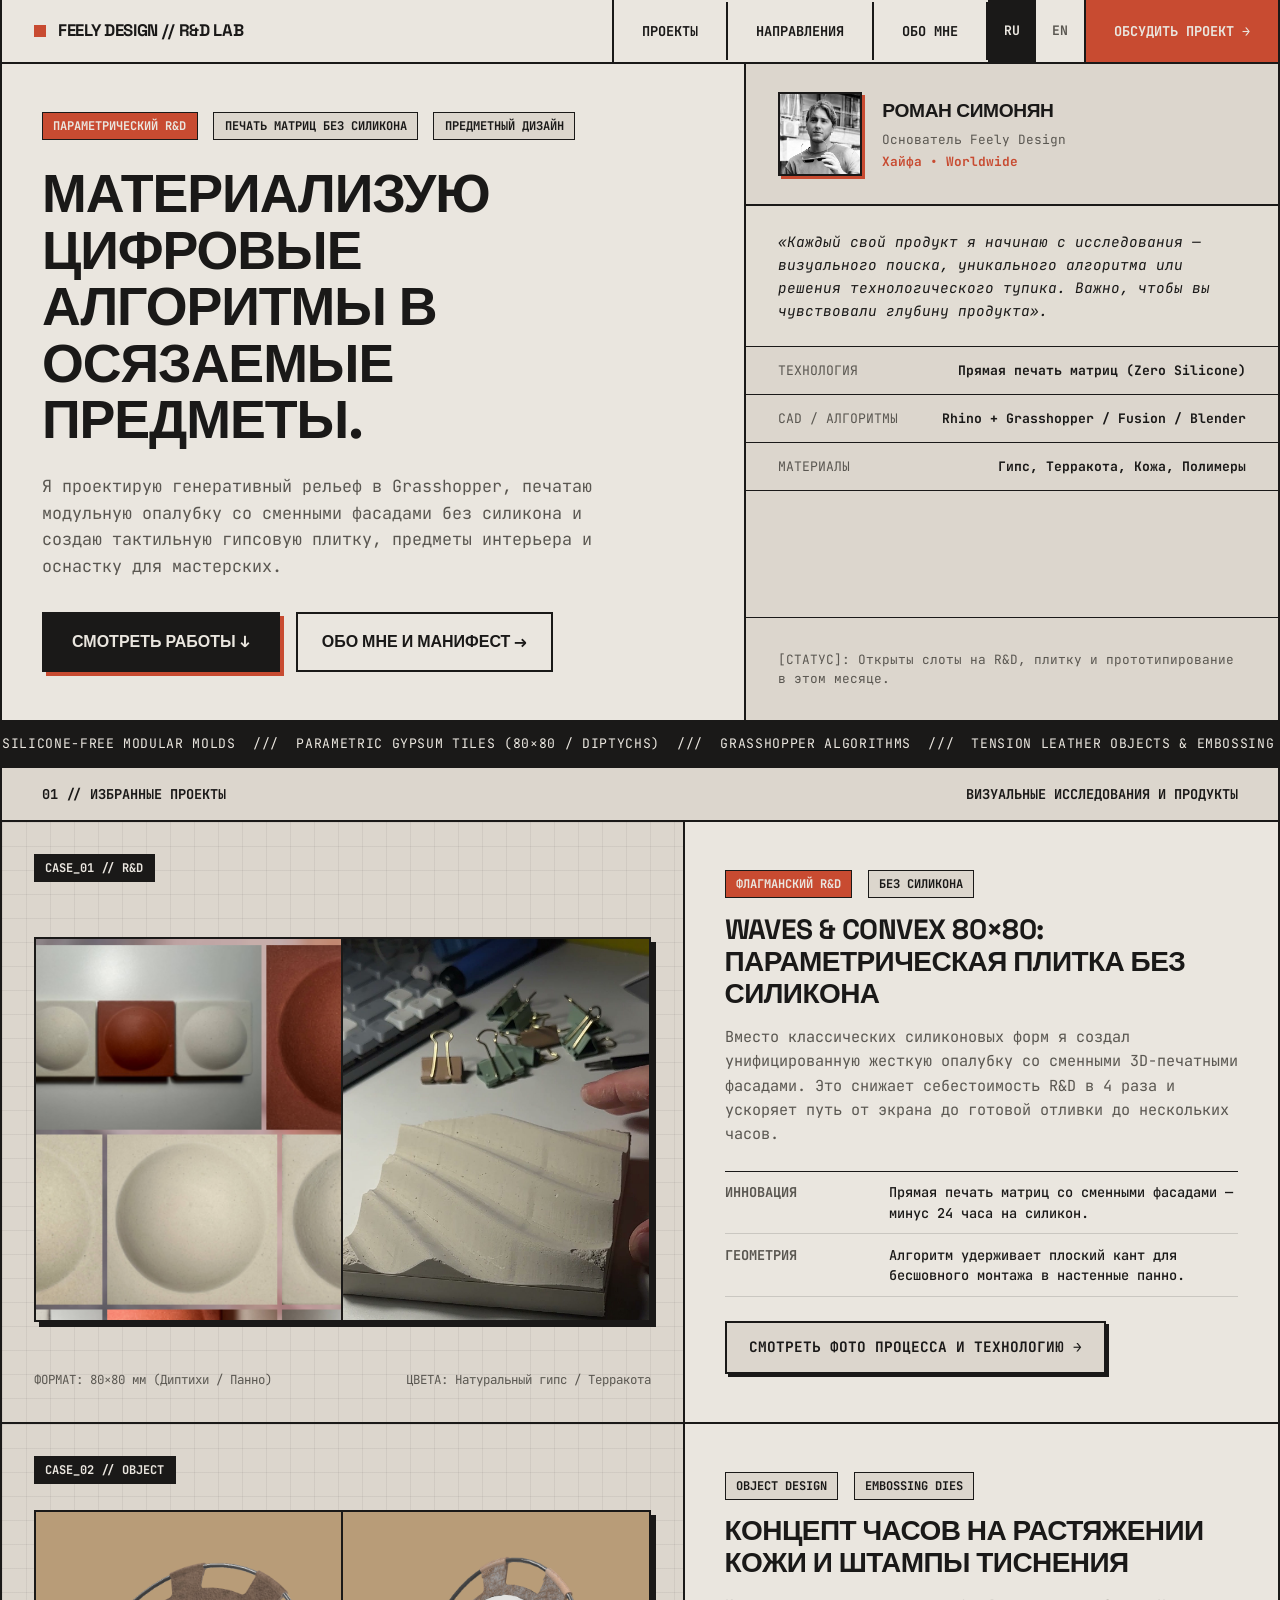
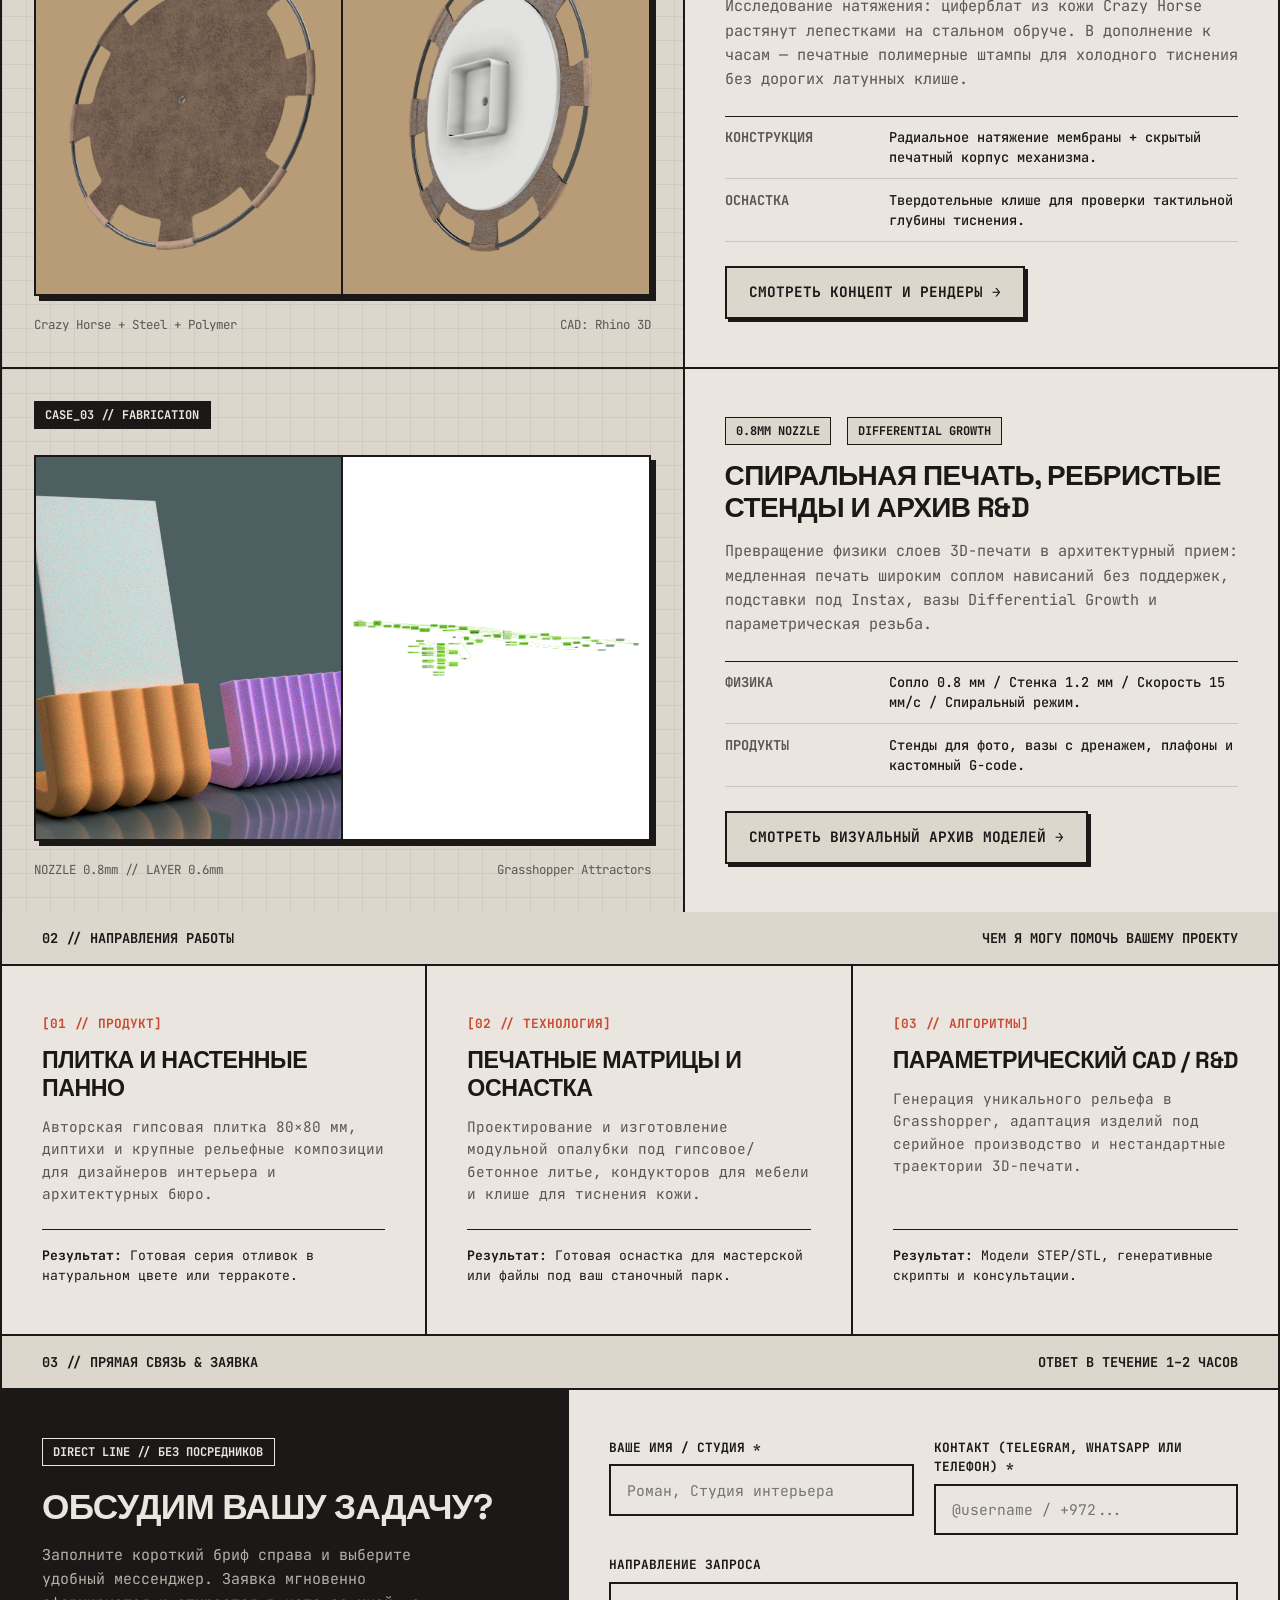
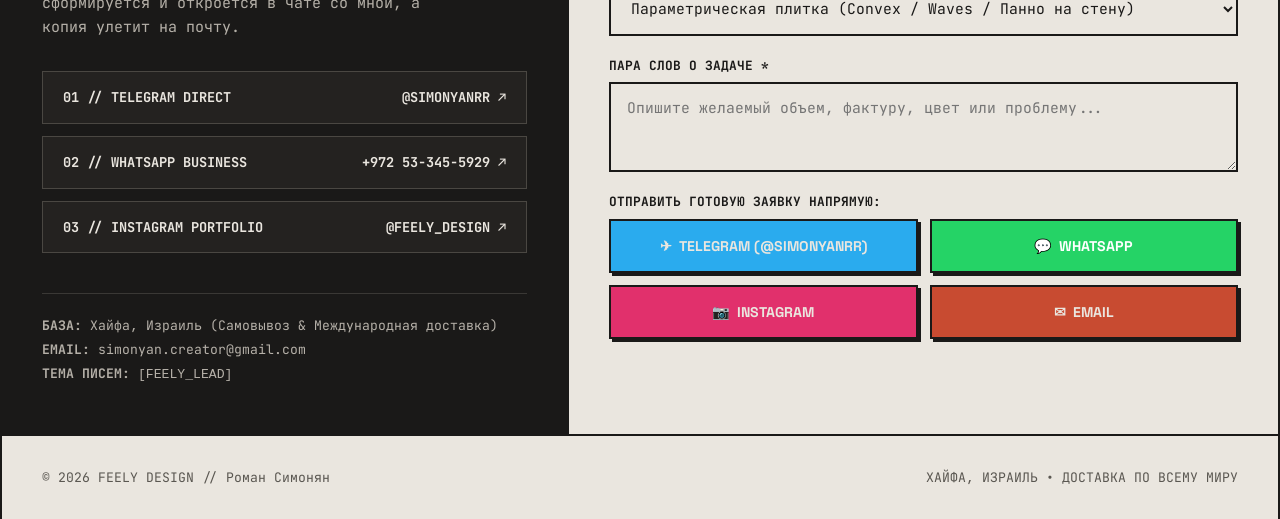
<file: index.html>
<!DOCTYPE html>
<html lang="ru">
<head>
    <meta charset="UTF-8">
    <meta name="viewport" content="width=device-width, initial-scale=1.0">
    <title data-i18n="page_title">FEELY DESIGN // Роман Симонян — R&D Lab & Digital Fabrication</title>
    <meta name="description" content="Feely Design: параметрическая гипсовая плитка, прямое 3D-печатное литье без силикона, предметный дизайн и оснастка для мастерских. Роман Симонян.">
    <link rel="preconnect" href="https://fonts.googleapis.com">
    <link rel="preconnect" href="https://fonts.gstatic.com" crossorigin>
    <link href="https://fonts.googleapis.com/css2?family=JetBrains+Mono:ital,wght@0,400;0,700;1,400&family=Space+Grotesk:wght@500;700&display=swap" rel="stylesheet">
    <link rel="stylesheet" href="assets/css/style.css">
</head>
<body>

    <!-- HEADER -->
    <header>
        <a href="index.html" class="logo-block">
            <span class="logo-indicator"></span>
            <span data-i18n="brand_name">FEELY DESIGN // R&D LAB</span>
        </a>
        <nav>
            <a href="#work" data-i18n="nav_work">Проекты</a>
            <a href="#services" data-i18n="nav_services">Направления</a>
            <a href="projects/about.html" data-i18n="nav_about">Обо мне</a>
        </nav>
        <div class="header-controls">
            <div class="lang-switch" aria-label="Language switcher">
                <button type="button" class="lang-btn active" data-lang="ru">RU</button>
                <button type="button" class="lang-btn" data-lang="en">EN</button>
            </div>
            <a href="#contact" class="cta-header" data-i18n="nav_cta">Обсудить проект →</a>
        </div>
    </header>

    <!-- HERO SECTION -->
    <section class="grid-row hero">
        <div class="hero-main pad-lg">
            <div>
                <span class="tag tag-accent" data-i18n="hero_tag1">Параметрический R&D</span>
                <span class="tag" data-i18n="hero_tag2">Печать матриц без силикона</span>
                <span class="tag" data-i18n="hero_tag3">Предметный дизайн</span>
                
                <h1 class="hero-title" data-i18n="hero_title">
                    Материализую цифровые алгоритмы в осязаемые предметы.
                </h1>
                
                <p class="hero-sub" data-i18n="hero_sub">
                    Я проектирую генеративный рельеф в Grasshopper, печатаю модульную опалубку со сменными фасадами без силикона и создаю тактильную гипсовую плитку, предметы интерьера и оснастку для мастерских.
                </p>
            </div>

            <div class="hero-actions">
                <a href="#work" class="btn-primary" data-i18n="hero_btn_cases">Смотреть работы ↓</a>
                <a href="projects/about.html" class="btn-secondary" data-i18n="hero_btn_about">Обо мне и манифест →</a>
            </div>
        </div>

        <!-- Боковая авторская карточка Романа -->
        <div class="hero-author-sidebar">
            <div>
                <div class="author-card-header">
                    <img src="assets/img/roman_simonyan.jpg" alt="Роман Симонян" class="author-avatar-img" data-i18n-alt="alt_author">
                    <div class="author-title">
                        <h3 data-i18n="author_name">Роман Симонян</h3>
                        <p data-i18n="author_role">Основатель Feely Design</p>
                        <p style="color: var(--accent); font-weight: 700; margin-top: 0.2rem;" data-i18n="author_loc">Хайфа • Worldwide</p>
                    </div>
                </div>

                <div class="author-quote" data-i18n="author_quote">
                    «Каждый свой продукт я начинаю с исследования — визуального поиска, уникального алгоритма или решения технологического тупика. Важно, чтобы вы чувствовали глубину продукта».
                </div>

                <ul class="spec-list">
                    <li>
                        <span data-i18n="spec_innov_k">Технология</span>
                        <span data-i18n="spec_innov_v">Прямая печать матриц (Zero Silicone)</span>
                    </li>
                    <li>
                        <span data-i18n="spec_cad_k">CAD / Алгоритмы</span>
                        <span data-i18n="spec_cad_v">Rhino + Grasshopper / Fusion / Blender</span>
                    </li>
                    <li>
                        <span data-i18n="spec_mat_k">Материалы</span>
                        <span data-i18n="spec_mat_v">Гипс, Терракота, Кожа, Полимеры</span>
                    </li>
                </ul>
            </div>

            <div class="pad-md" style="font-size: 0.8rem; color: var(--text-muted); border-top: 1px solid var(--border-color);" data-i18n="status_line">
                [СТАТУС]: Открыты слоты на R&D, плитку и прототипирование в этом месяце.
            </div>
        </div>
    </section>

    <!-- MARQUEE -->
    <div class="marquee-wrapper">
        <div class="marquee-content">
            SILICONE-FREE MODULAR MOLDS &nbsp;///&nbsp; PARAMETRIC GYPSUM TILES (80×80 / DIPTYCHS) &nbsp;///&nbsp; GRASSHOPPER ALGORITHMS &nbsp;///&nbsp; TENSION LEATHER OBJECTS & EMBOSSING STAMPS &nbsp;///&nbsp; 0.8MM SPIRAL VASE EXTRUSION &nbsp;///&nbsp; WORKSHOP JIGS & TOOLING &nbsp;///&nbsp;
        </div>
    </div>

    <!-- WORK SECTION -->
    <div id="work" class="section-bar">
        <span data-i18n="sec_cases_l">01 // Избранные проекты</span>
        <span data-i18n="sec_cases_r">Визуальные исследования и продукты</span>
    </div>

    <section class="grid-row" style="border-bottom: none;">
        <!-- Project 1: Tiles -->
        <div class="grid-row case-item">
            <div class="case-visual">
                <div>
                    <span class="tag tag-dark">CASE_01 // R&D</span>
                </div>
                <a href="projects/parametric-tiles.html" class="case-img-frame" title="Открыть кейс" data-i18n-title="view_case_title">
                    <div class="case-img-grid-2">
                        <img src="assets/img/convex_collage.png" alt="Плитка Convex 80x80" loading="lazy" data-i18n-alt="alt_c1_convex">
                        <img src="assets/img/waves_result.jpg" alt="Плитка Waves" loading="lazy" data-i18n-alt="alt_c1_waves">
                    </div>
                </a>
                <div style="font-size: 0.78rem; color: var(--text-muted); display: flex; justify-content: space-between;">
                    <span data-i18n="case1_format">ФОРМАТ: 80×80 мм (Диптихи / Панно)</span>
                    <span data-i18n="case1_colors">ЦВЕТА: Натуральный гипс / Терракота</span>
                </div>
            </div>

            <div class="case-info pad-lg">
                <div>
                    <span class="tag tag-accent" data-i18n="case1_badge_featured">Флагманский R&D</span>
                    <span class="tag" data-i18n="case1_badge_nosilicone">Без силикона</span>
                    <h3 class="case-title" data-i18n="case1_title">Waves & Convex 80×80: Параметрическая плитка без силикона</h3>
                    <p class="case-desc" data-i18n="case1_desc">
                        Вместо классических силиконовых форм я создал унифицированную жесткую опалубку со сменными 3D-печатными фасадами. Это снижает себестоимость R&D в 4 раза и ускоряет путь от экрана до готовой отливки до нескольких часов.
                    </p>

                    <div class="case-highlights">
                        <div class="highlight-row">
                            <span class="highlight-label" data-i18n="case1_h1_k">Инновация</span>
                            <span class="highlight-val" data-i18n="case1_h1_v">Прямая печать матриц со сменными фасадами — минус 24 часа на силикон.</span>
                        </div>
                        <div class="highlight-row">
                            <span class="highlight-label" data-i18n="case1_h2_k">Геометрия</span>
                            <span class="highlight-val" data-i18n="case1_h2_v">Алгоритм удерживает плоский кант для бесшовного монтажа в настенные панно.</span>
                        </div>
                    </div>
                </div>

                <a href="projects/parametric-tiles.html" class="case-link" data-i18n="case1_btn">
                    Смотреть фото процесса и технологию →
                </a>
            </div>
        </div>

        <!-- Project 2: Leather Clock -->
        <div class="grid-row case-item">
            <div class="case-visual">
                <div>
                    <span class="tag tag-dark">CASE_02 // OBJECT</span>
                </div>
                <a href="projects/leather-clock.html" class="case-img-frame" title="Открыть кейс" data-i18n-title="view_case_title">
                    <div class="case-img-grid-2">
                        <img src="assets/img/leather_clock_front.png" alt="Часы из кожи Crazy Horse" loading="lazy" data-i18n-alt="alt_c2_clock">
                        <img src="assets/img/leather_clock_back.png" alt="Задний печатный корпус механизма" loading="lazy" data-i18n-alt="alt_c2_back">
                    </div>
                </a>
                <div style="font-size: 0.78rem; color: var(--text-muted); display: flex; justify-content: space-between;">
                    <span>Crazy Horse + Steel + Polymer</span>
                    <span>CAD: Rhino 3D</span>
                </div>
            </div>

            <div class="case-info pad-lg">
                <div>
                    <span class="tag">Object Design</span>
                    <span class="tag">Embossing Dies</span>
                    <h3 class="case-title" data-i18n="case2_title">Концепт часов на растяжении кожи и штампы тиснения</h3>
                    <p class="case-desc" data-i18n="case2_desc">
                        Исследование натяжения: циферблат из кожи Crazy Horse растянут лепестками на стальном обруче. В дополнение к часам — печатные полимерные штампы для холодного тиснения без дорогих латунных клише.
                    </p>

                    <div class="case-highlights">
                        <div class="highlight-row">
                            <span class="highlight-label" data-i18n="case2_h1_k">Конструкция</span>
                            <span class="highlight-val" data-i18n="case2_h1_v">Радиальное натяжение мембраны + скрытый печатный корпус механизма.</span>
                        </div>
                        <div class="highlight-row">
                            <span class="highlight-label" data-i18n="case2_h2_k">Оснастка</span>
                            <span class="highlight-val" data-i18n="case2_h2_v">Твердотельные клише для проверки тактильной глубины тиснения.</span>
                        </div>
                    </div>
                </div>

                <a href="projects/leather-clock.html" class="case-link" data-i18n="case2_btn">
                    Смотреть концепт и рендеры →
                </a>
            </div>
        </div>

        <!-- Project 3: Digital Fab -->
        <div class="grid-row case-item">
            <div class="case-visual">
                <div>
                    <span class="tag tag-dark">CASE_03 // FABRICATION</span>
                </div>
                <a href="projects/digital-fabrication.html" class="case-img-frame" title="Открыть кейс" data-i18n-title="view_case_title">
                    <div class="case-img-grid-2">
                        <img src="assets/img/instax_stand.png" alt="Ребристая подставка Instax" loading="lazy" data-i18n-alt="alt_c3_stand">
                        <img src="assets/img/gh_algorithm.png" alt="Ноды Grasshopper" loading="lazy" style="object-fit: contain; background: #fff; padding: 0.5rem;" data-i18n-alt="alt_c3_gh">
                    </div>
                </a>
                <div style="font-size: 0.78rem; color: var(--text-muted); display: flex; justify-content: space-between;">
                    <span>NOZZLE 0.8mm // LAYER 0.6mm</span>
                    <span>Grasshopper Attractors</span>
                </div>
            </div>

            <div class="case-info pad-lg">
                <div>
                    <span class="tag">0.8mm Nozzle</span>
                    <span class="tag">Differential Growth</span>
                    <h3 class="case-title" data-i18n="case3_title">Спиральная печать, ребристые стенды и архив R&D</h3>
                    <p class="case-desc" data-i18n="case3_desc">
                        Превращение физики слоев 3D-печати в архитектурный прием: медленная печать широким соплом нависаний без поддержек, подставки под Instax, вазы Differential Growth и параметрическая резьба.
                    </p>

                    <div class="case-highlights">
                        <div class="highlight-row">
                            <span class="highlight-label" data-i18n="case3_h1_k">Физика</span>
                            <span class="highlight-val" data-i18n="case3_h1_v">Сопло 0.8 мм / Стенка 1.2 мм / Скорость 15 мм/с / Спиральный режим.</span>
                        </div>
                        <div class="highlight-row">
                            <span class="highlight-label" data-i18n="case3_h2_k">Продукты</span>
                            <span class="highlight-val" data-i18n="case3_h2_v">Стенды для фото, вазы с дренажем, плафоны и кастомный G-code.</span>
                        </div>
                    </div>
                </div>

                <a href="projects/digital-fabrication.html" class="case-link" data-i18n="case3_btn">
                    Смотреть визуальный архив моделей →
                </a>
            </div>
        </div>
    </section>

    <!-- SERVICES SECTION -->
    <div id="services" class="section-bar">
        <span data-i18n="sec_services_l">02 // Направления работы</span>
        <span data-i18n="sec_services_r">Чем я могу помочь вашему проекту</span>
    </div>

    <section class="grid-row services-grid">
        <div class="service-card pad-lg">
            <div>
                <span class="service-num" data-i18n="srv1_num">[01 // ПРОДУКТ]</span>
                <h2 class="service-title" data-i18n="srv1_title">Плитка и настенные панно</h2>
                <p class="service-desc" data-i18n="srv1_desc">
                    Авторская гипсовая плитка 80×80 мм, диптихи и крупные рельефные композиции для дизайнеров интерьера и архитектурных бюро.
                </p>
            </div>
            <div class="service-meta" data-i18n="srv1_meta">
                <strong>Результат:</strong> Готовая серия отливок в натуральном цвете или терракоте.
            </div>
        </div>

        <div class="service-card pad-lg">
            <div>
                <span class="service-num" data-i18n="srv2_num">[02 // ТЕХНОЛОГИЯ]</span>
                <h2 class="service-title" data-i18n="srv2_title">Печатные матрицы и оснастка</h2>
                <p class="service-desc" data-i18n="srv2_desc">
                    Проектирование и изготовление модульной опалубки под гипсовое/бетонное литье, кондукторов для мебели и клише для тиснения кожи.
                </p>
            </div>
            <div class="service-meta" data-i18n="srv2_meta">
                <strong>Результат:</strong> Готовая оснастка для мастерской или файлы под ваш станочный парк.
            </div>
        </div>

        <div class="service-card pad-lg">
            <div>
                <span class="service-num" data-i18n="srv3_num">[03 // АЛГОРИТМЫ]</span>
                <h2 class="service-title" data-i18n="srv3_title">Параметрический CAD / R&D</h2>
                <p class="service-desc" data-i18n="srv3_desc">
                    Генерация уникального рельефа в Grasshopper, адаптация изделий под серийное производство и нестандартные траектории 3D-печати.
                </p>
            </div>
            <div class="service-meta" data-i18n="srv3_meta">
                <strong>Результат:</strong> Модели STEP/STL, генеративные скрипты и консультации.
            </div>
        </div>
    </section>

    <!-- CONTACT SECTION -->
    <div id="contact" class="section-bar">
        <span data-i18n="sec_contact_l">03 // Прямая связь & Заявка</span>
        <span data-i18n="sec_contact_r">Ответ в течение 1–2 часов</span>
    </div>

    <section class="grid-row contact-section">
        <div class="contact-info pad-lg">
            <div>
                <span class="tag" style="background: transparent; color: var(--bg-primary); border-color: var(--bg-primary);" data-i18n="contact_tag">Direct Line // Без посредников</span>
                <h2 style="font-size: 2.2rem; margin-top: 1rem; line-height: 1.1;" data-i18n="contact_title">Обсудим вашу задачу?</h2>
                <p data-i18n="contact_sub">
                    Заполните короткий бриф справа и выберите удобный мессенджер. Заявка мгновенно сформируется и откроется в чате со мной, а копия улетит на почту.
                </p>

                <div class="direct-channels">
                    <a href="https://t.me/simonyanrr" target="_blank" rel="noopener" class="channel-btn">
                        <span>01 // TELEGRAM DIRECT</span>
                        <span>@SIMONYANRR ↗</span>
                    </a>
                    <a href="https://wa.me/972533455929" target="_blank" rel="noopener" class="channel-btn">
                        <span>02 // WHATSAPP BUSINESS</span>
                        <span>+972 53-345-5929 ↗</span>
                    </a>
                    <a href="https://instagram.com/feely_design" target="_blank" rel="noopener" class="channel-btn">
                        <span>03 // INSTAGRAM PORTFOLIO</span>
                        <span>@FEELY_DESIGN ↗</span>
                    </a>
                </div>
            </div>

            <div style="margin-top: 2.5rem; font-size: 0.82rem; line-height: 1.8; color: #B5B0A8; border-top: 1px solid #3A3835; padding-top: 1.25rem;">
                <div><strong data-i18n="contact_base_k">БАЗА:</strong> <span data-i18n="contact_base_v">Хайфа, Израиль (Самовывоз & Международная доставка)</span></div>
                <div><strong>EMAIL:</strong> simonyan.creator@gmail.com</div>
                <div><strong data-i18n="contact_subj_k">ТЕМА ПИСЕМ:</strong> <code>[FEELY_LEAD]</code></div>
            </div>
        </div>

        <div class="pad-lg">
            <form id="inquiry-form" onsubmit="return false;">
                <div class="form-row-2">
                    <div class="form-group">
                        <label for="name" data-i18n="form_name">Ваше имя / Студия *</label>
                        <input type="text" id="name" name="name" required placeholder="Роман, Студия интерьера" data-i18n-placeholder="placeholder_name">
                    </div>
                    <div class="form-group">
                        <label for="contact-method" data-i18n="form_contact">Контакт (Telegram, WhatsApp или телефон) *</label>
                        <input type="text" id="contact-method" name="contact" required placeholder="@username / +972..." data-i18n-placeholder="placeholder_contact">
                    </div>
                </div>

                <div class="form-group">
                    <label for="task-type" data-i18n="form_cat">Направление запроса</label>
                    <select id="task-type" name="task_type">
                        <option value="tiles" data-i18n="opt_tiles">Параметрическая плитка (Convex / Waves / Панно на стену)</option>
                        <option value="molds" data-i18n="opt_molds">Печатные матрицы для литья гипса/бетона (без силикона)</option>
                        <option value="objects" data-i18n="opt_objects">Предметный дизайн (Часы из кожи / Вазы / Стенды)</option>
                        <option value="tooling" data-i18n="opt_tooling">Оснастка, шаблоны и штампы для мастерских</option>
                        <option value="cad" data-i18n="opt_cad">Параметрический CAD / Grasshopper R&D</option>
                    </select>
                </div>

                <div class="form-group">
                    <label for="message" data-i18n="form_msg">Пара слов о задаче *</label>
                    <textarea id="message" name="message" rows="3" required placeholder="Опишите желаемый объем, фактуру, цвет или проблему..." data-i18n-placeholder="placeholder_msg"></textarea>
                </div>

                <div>
                    <label data-i18n="dispatch_label" style="display: block; margin-bottom: 0.5rem;">Отправить готовую заявку напрямую:</label>
                    <div class="dispatch-bar">
                        <button type="button" class="btn-dispatch tg" data-dispatch="tg">
                            <span>✈</span> <span>Telegram (@simonyanrr)</span>
                        </button>
                        <button type="button" class="btn-dispatch wa" data-dispatch="wa">
                            <span>💬</span> <span>WhatsApp</span>
                        </button>
                        <button type="button" class="btn-dispatch ig" data-dispatch="ig">
                            <span>📷</span> <span>Instagram</span>
                        </button>
                        <button type="button" class="btn-dispatch email" data-dispatch="email">
                            <span>✉</span> <span>Email</span>
                        </button>
                    </div>
                </div>

                <div id="dispatch-status" class="dispatch-status"></div>
            </form>
        </div>
    </section>

    <!-- FOOTER -->
    <footer>
        <div>© 2026 FEELY DESIGN // <span data-i18n="author_name">РОМАН СИМОНЯН</span></div>
        <div data-i18n="footer_loc">ХАЙФА, ИЗРАИЛЬ • ДОСТАВКА ПО ВСЕМУ МИРУ</div>
    </footer>

    <script src="assets/js/main.js"></script>
</body>
</html>
</file>
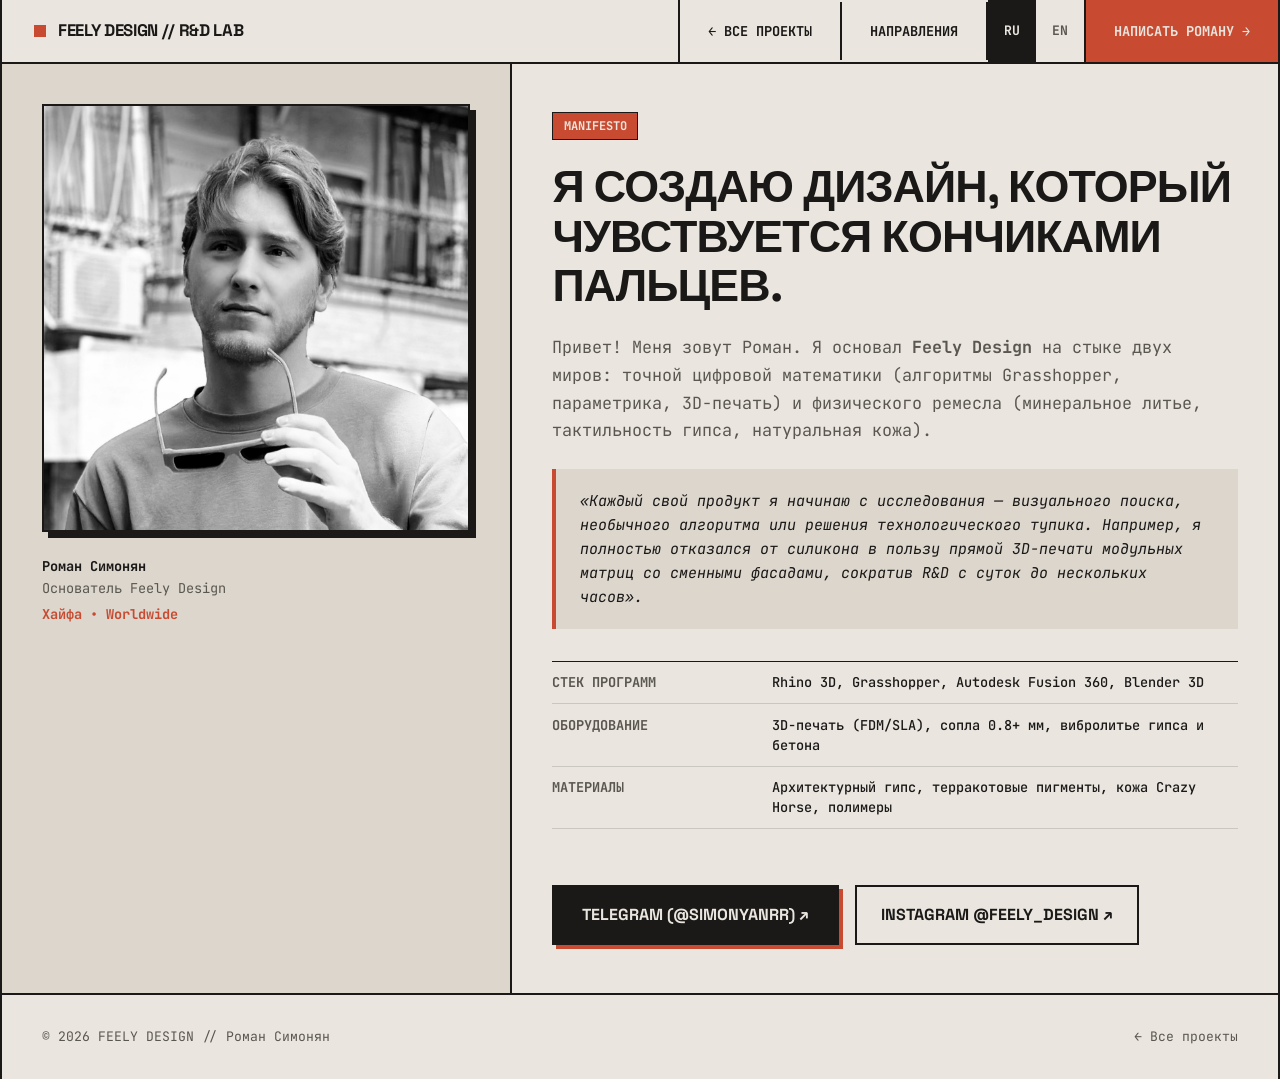
<file: projects/about.html>
<!DOCTYPE html>
<html lang="ru">
<head>
    <meta charset="UTF-8">
    <meta name="viewport" content="width=device-width, initial-scale=1.0">
    <title>ROMAN SIMONYAN // FEELY DESIGN — MANIFESTO & ABOUT</title>
    <link rel="preconnect" href="https://fonts.googleapis.com">
    <link rel="preconnect" href="https://fonts.gstatic.com" crossorigin>
    <link href="https://fonts.googleapis.com/css2?family=JetBrains+Mono:ital,wght@0,400;0,700;1,400&family=Space+Grotesk:wght@500;700&display=swap" rel="stylesheet">
    <link rel="stylesheet" href="../assets/css/style.css">
</head>
<body>

    <header>
        <a href="../index.html" class="logo-block">
            <span class="logo-indicator"></span>
            <span data-i18n="brand_name">FEELY DESIGN // R&D LAB</span>
        </a>
        <nav>
            <a href="../index.html#work" data-i18n="nav_all_cases">← Все проекты</a>
            <a href="../index.html#services" data-i18n="nav_services">Направления</a>
        </nav>
        <div class="header-controls">
            <div class="lang-switch" aria-label="Language switcher">
                <button type="button" class="lang-btn active" data-lang="ru">RU</button>
                <button type="button" class="lang-btn" data-lang="en">EN</button>
            </div>
            <a href="../index.html#contact" class="cta-header" data-i18n="nav_write_roman">Написать Роману →</a>
        </div>
    </header>

    <section class="grid-row about-grid">
        <div class="about-photo-panel">
            <img src="../assets/img/roman_simonyan.jpg" alt="Роман Симонян" class="about-photo-full" data-i18n-alt="alt_author">
            <div style="font-size: 0.85rem; line-height: 1.6;">
                <div style="font-weight: 700;" data-i18n="author_name">РОМАН СИМОНЯН</div>
                <div style="color: var(--text-muted);" data-i18n="author_role">Основатель Feely Design</div>
                <div style="color: var(--accent); font-weight: 700; margin-top: 0.25rem;" data-i18n="author_loc">Хайфа, Израиль • Worldwide</div>
            </div>
        </div>

        <div class="about-bio-panel">
            <div>
                <span class="tag tag-accent">Manifesto</span>
                <h1 style="font-size: clamp(2rem, 3.5vw, 2.8rem); line-height: 1.1; margin: 1rem 0 1.5rem 0;" data-i18n="about_title">
                    Я создаю дизайн, который чувствуется кончиками пальцев.
                </h1>
                
                <p style="font-size: 1.05rem; line-height: 1.65; color: var(--text-muted); margin-bottom: 1.5rem;" data-i18n="about_p1">
                    Привет! Меня зовут Роман. Я основал <strong>Feely Design</strong> на стыке двух миров: точной цифровой математики (алгоритмы Grasshopper, параметрика, 3D-печать) и физического ремесла (минеральное литье, тактильность гипса, натуральная кожа).
                </p>

                <div style="border-left: 4px solid var(--accent); background: var(--bg-secondary); padding: 1.25rem 1.5rem; margin-bottom: 2rem; font-style: italic; line-height: 1.6;" data-i18n="about_quote">
                    «Каждый свой продукт я начинаю с исследования — визуального поиска, необычного алгоритма или решения технологического тупика. Например, я полностью отказался от силикона в пользу прямой 3D-печати модульных матриц со сменными фасадами, сократив R&D с суток до нескольких часов».
                </div>

                <div class="case-highlights">
                    <div class="highlight-row">
                        <span class="highlight-label" data-i18n="about_software">Стек программ</span>
                        <span class="highlight-val">Rhino 3D, Grasshopper, Autodesk Fusion 360, Blender 3D</span>
                    </div>
                    <div class="highlight-row">
                        <span class="highlight-label" data-i18n="about_hardware">Оборудование</span>
                        <span class="highlight-val" data-i18n="about_hardware_val">3D-печать (FDM/SLA), сопла 0.8+ мм, вибролитье гипса и бетона</span>
                    </div>
                    <div class="highlight-row">
                        <span class="highlight-label" data-i18n="about_materials">Материалы</span>
                        <span class="highlight-val" data-i18n="about_materials_val">Архитектурный гипс, терракотовые пигменты, кожа Crazy Horse, полимеры</span>
                    </div>
                </div>
            </div>

            <div style="margin-top: 2rem; display: flex; gap: 1rem; flex-wrap: wrap;">
                <a href="https://t.me/simonyanrr" target="_blank" rel="noopener" class="btn-primary">
                    Telegram (@simonyanrr) ↗
                </a>
                <a href="https://instagram.com/feely_design" target="_blank" rel="noopener" class="btn-secondary">
                    Instagram @feely_design ↗
                </a>
            </div>
        </div>
    </section>

    <footer>
        <div>© 2026 FEELY DESIGN // <span data-i18n="author_name">РОМАН СИМОНЯН</span></div>
        <div><a href="../index.html" data-i18n="nav_all_cases">← ВЕРНУТЬСЯ НА ГЛАВНУЮ</a></div>
    </footer>

    <script src="../assets/js/main.js"></script>
</body>
</html>
</file>
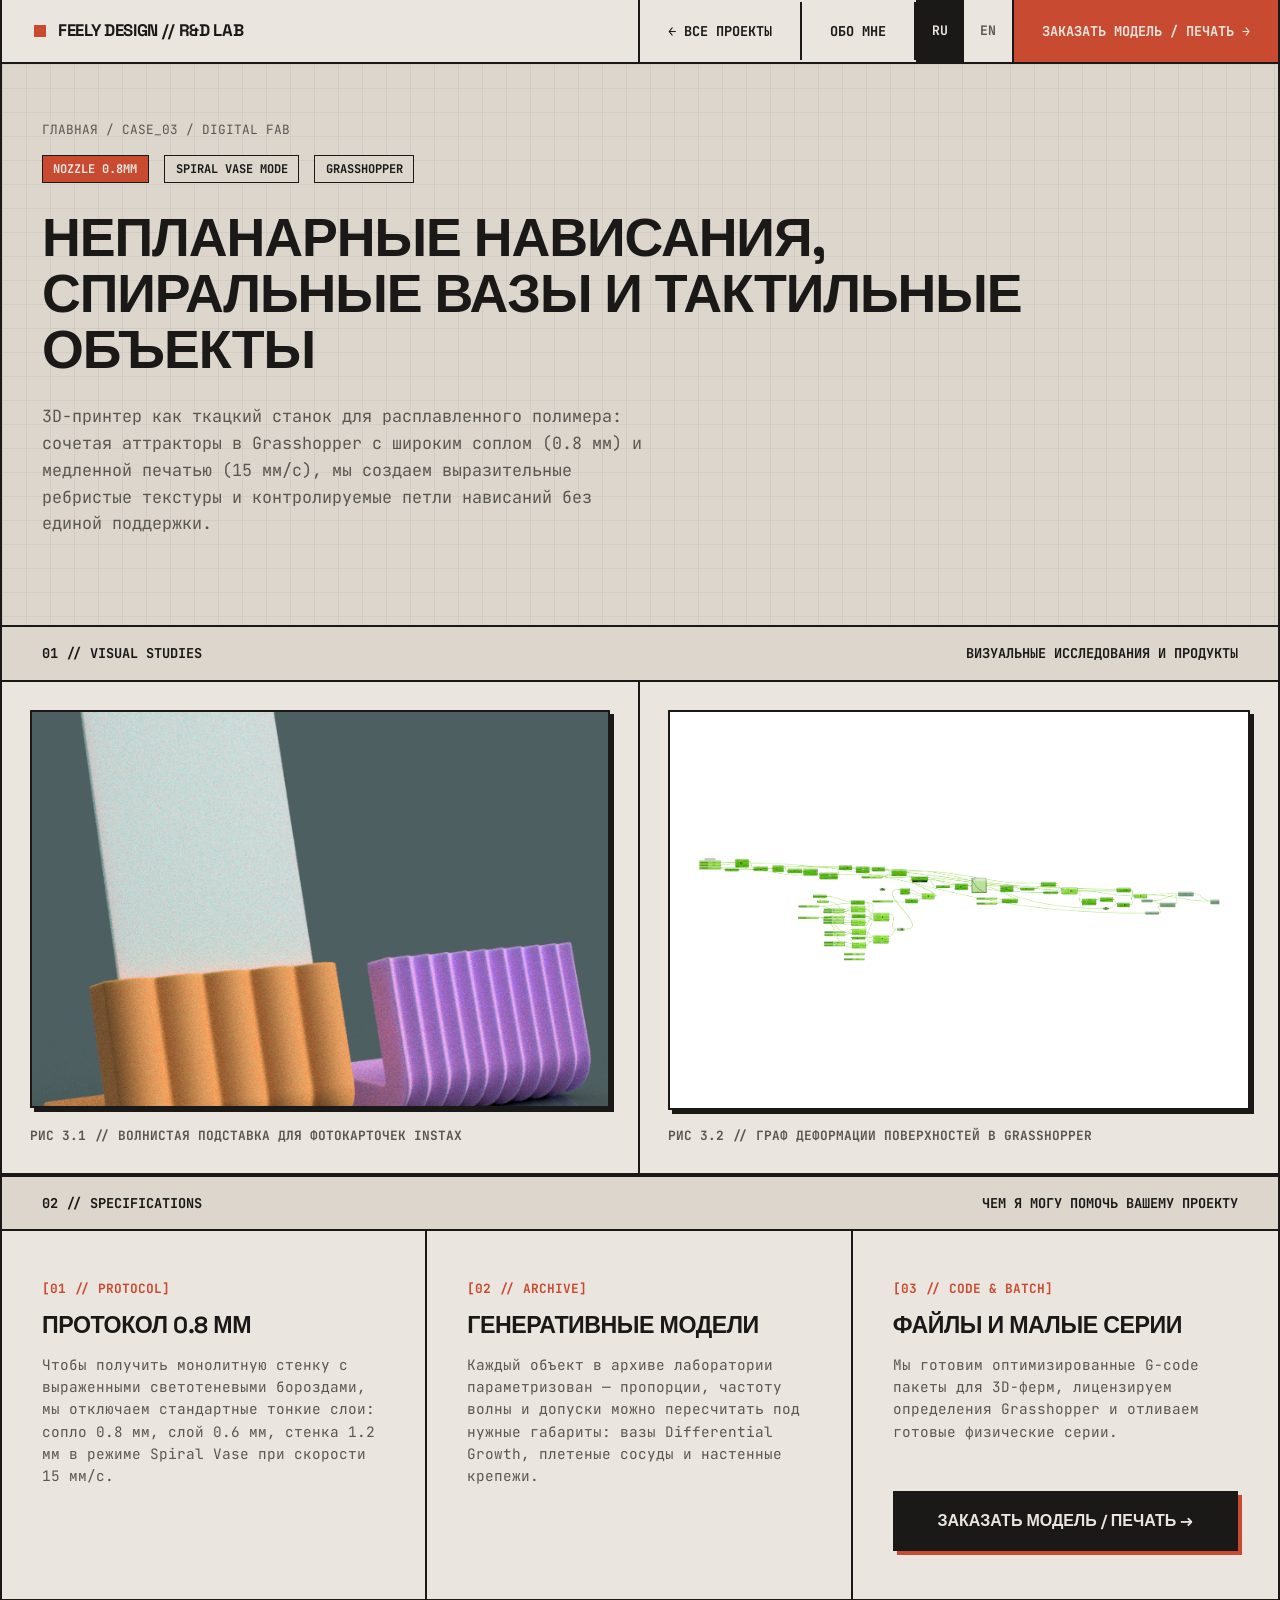
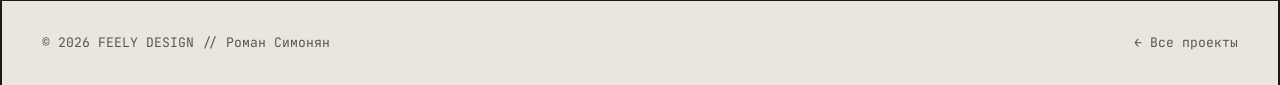
<file: projects/digital-fabrication.html>
<!DOCTYPE html>
<html lang="ru">
<head>
    <meta charset="UTF-8">
    <meta name="viewport" content="width=device-width, initial-scale=1.0">
    <title>CASE 03: DIGITAL FABRICATION ARCHIVE // FEELY DESIGN</title>
    <link rel="preconnect" href="https://fonts.googleapis.com">
    <link rel="preconnect" href="https://fonts.gstatic.com" crossorigin>
    <link href="https://fonts.googleapis.com/css2?family=JetBrains+Mono:ital,wght@0,400;0,700;1,400&family=Space+Grotesk:wght@500;700&display=swap" rel="stylesheet">
    <link rel="stylesheet" href="../assets/css/style.css">
</head>
<body>

    <header>
        <a href="../index.html" class="logo-block">
            <span class="logo-indicator"></span>
            <span data-i18n="brand_name">FEELY DESIGN // R&D LAB</span>
        </a>
        <nav>
            <a href="../index.html#work" data-i18n="nav_all_cases">← Все проекты</a>
            <a href="about.html" data-i18n="nav_about">Об авторе</a>
        </nav>
        <div class="header-controls">
            <div class="lang-switch" aria-label="Language switcher">
                <button type="button" class="lang-btn active" data-lang="ru">RU</button>
                <button type="button" class="lang-btn" data-lang="en">EN</button>
            </div>
            <a href="../index.html#contact" class="cta-header" data-i18n="nav_order_print">Заказать модель / печать →</a>
        </div>
    </header>

    <section class="page-hero">
        <div class="breadcrumb">
            <a href="../index.html" data-i18n="breadcrumb_home">ГЛАВНАЯ</a> <span>/</span> <span>CASE_03</span> <span>/</span> <span>DIGITAL FAB</span>
        </div>
        <span class="tag tag-accent">Nozzle 0.8mm</span>
        <span class="tag">Spiral Vase Mode</span>
        <span class="tag">Grasshopper</span>
        <h1 class="hero-title" style="max-width: 28ch;" data-i18n="c3_hero_title">Непланарные нависания, спиральные вазы и тактильные объекты</h1>
        <p class="hero-sub" data-i18n="c3_hero_sub">
            3D-принтер как ткацкий станок для расплавленного полимера: сочетая аттракторы в Grasshopper с широким соплом (0.8 мм) и медленной печатью (15 мм/с), мы создаем выразительные ребристые текстуры и контролируемые петли нависаний без единой поддержки.
        </p>
    </section>

    <div class="section-bar">
        <span>01 // Visual Studies</span>
        <span data-i18n="sec_cases_r">Визуальные исследования</span>
    </div>

    <section class="gallery-grid">
        <div class="gallery-cell">
            <img src="../assets/img/instax_stand.png" alt="Instax Stand">
            <div class="gallery-caption">
                <span data-i18n="c3_fig1">РИС 3.1 // ВОЛНИСТАЯ ПОДСТАВКА ДЛЯ ФОТОКАРТОЧЕК INSTAX</span>
            </div>
        </div>
        <div class="gallery-cell">
            <img src="../assets/img/gh_algorithm.png" alt="Grasshopper Graph" style="object-fit: contain; background: #fff; padding: 1.5rem;">
            <div class="gallery-caption">
                <span data-i18n="c3_fig2">РИС 3.2 // ГРАФ ДЕФОРМАЦИИ ПОВЕРХНОСТЕЙ В GRASSHOPPER</span>
            </div>
        </div>
    </section>

    <div class="section-bar">
        <span>02 // Specifications</span>
        <span data-i18n="sec_services_r">Производственные параметры</span>
    </div>

    <section class="grid-row services-grid">
        <div class="service-card pad-lg">
            <div>
                <span class="service-num">[01 // PROTOCOL]</span>
                <h2 class="service-title" data-i18n="c3_card1_t">Протокол 0.8 мм</h2>
                <p class="service-desc" data-i18n="c3_card1_d">
                    Чтобы получить монолитную стенку с выраженными светотеневыми бороздами, мы отключаем стандартные тонкие слои: сопло 0.8 мм, слой 0.6 мм, стенка 1.2 мм в режиме Spiral Vase при скорости 15 мм/с.
                </p>
            </div>
        </div>

        <div class="service-card pad-lg">
            <div>
                <span class="service-num">[02 // ARCHIVE]</span>
                <h2 class="service-title" data-i18n="c3_card2_t">Генеративные модели</h2>
                <p class="service-desc" data-i18n="c3_card2_d">
                    Каждый объект в архиве лаборатории параметризован — пропорции, частоту волны и допуски можно пересчитать под нужные габариты: вазы Differential Growth, плетеные сосуды и настенные крепежи.
                </p>
            </div>
        </div>

        <div class="service-card pad-lg">
            <div>
                <span class="service-num">[03 // CODE & BATCH]</span>
                <h2 class="service-title" data-i18n="c3_card3_t">Файлы и малые серии</h2>
                <p class="service-desc" data-i18n="c3_card3_d">
                    Мы готовим оптимизированные G-code пакеты для 3D-ферм, лицензируем определения Grasshopper и отливаем готовые физические серии.
                </p>
            </div>
            <a href="../index.html#contact" class="btn-primary" style="margin-top: 1.5rem; justify-content: center;" data-i18n="nav_order_print">
                Запросить скрипт или серию →
            </a>
        </div>
    </section>

    <footer>
        <div>© 2026 FEELY DESIGN // <span data-i18n="author_name">РОМАН СИМОНЯН</span></div>
        <div><a href="../index.html" data-i18n="nav_all_cases">← ВЕРНУТЬСЯ НА ГЛАВНУЮ</a></div>
    </footer>

    <script src="../assets/js/main.js"></script>
</body>
</html>
</file>
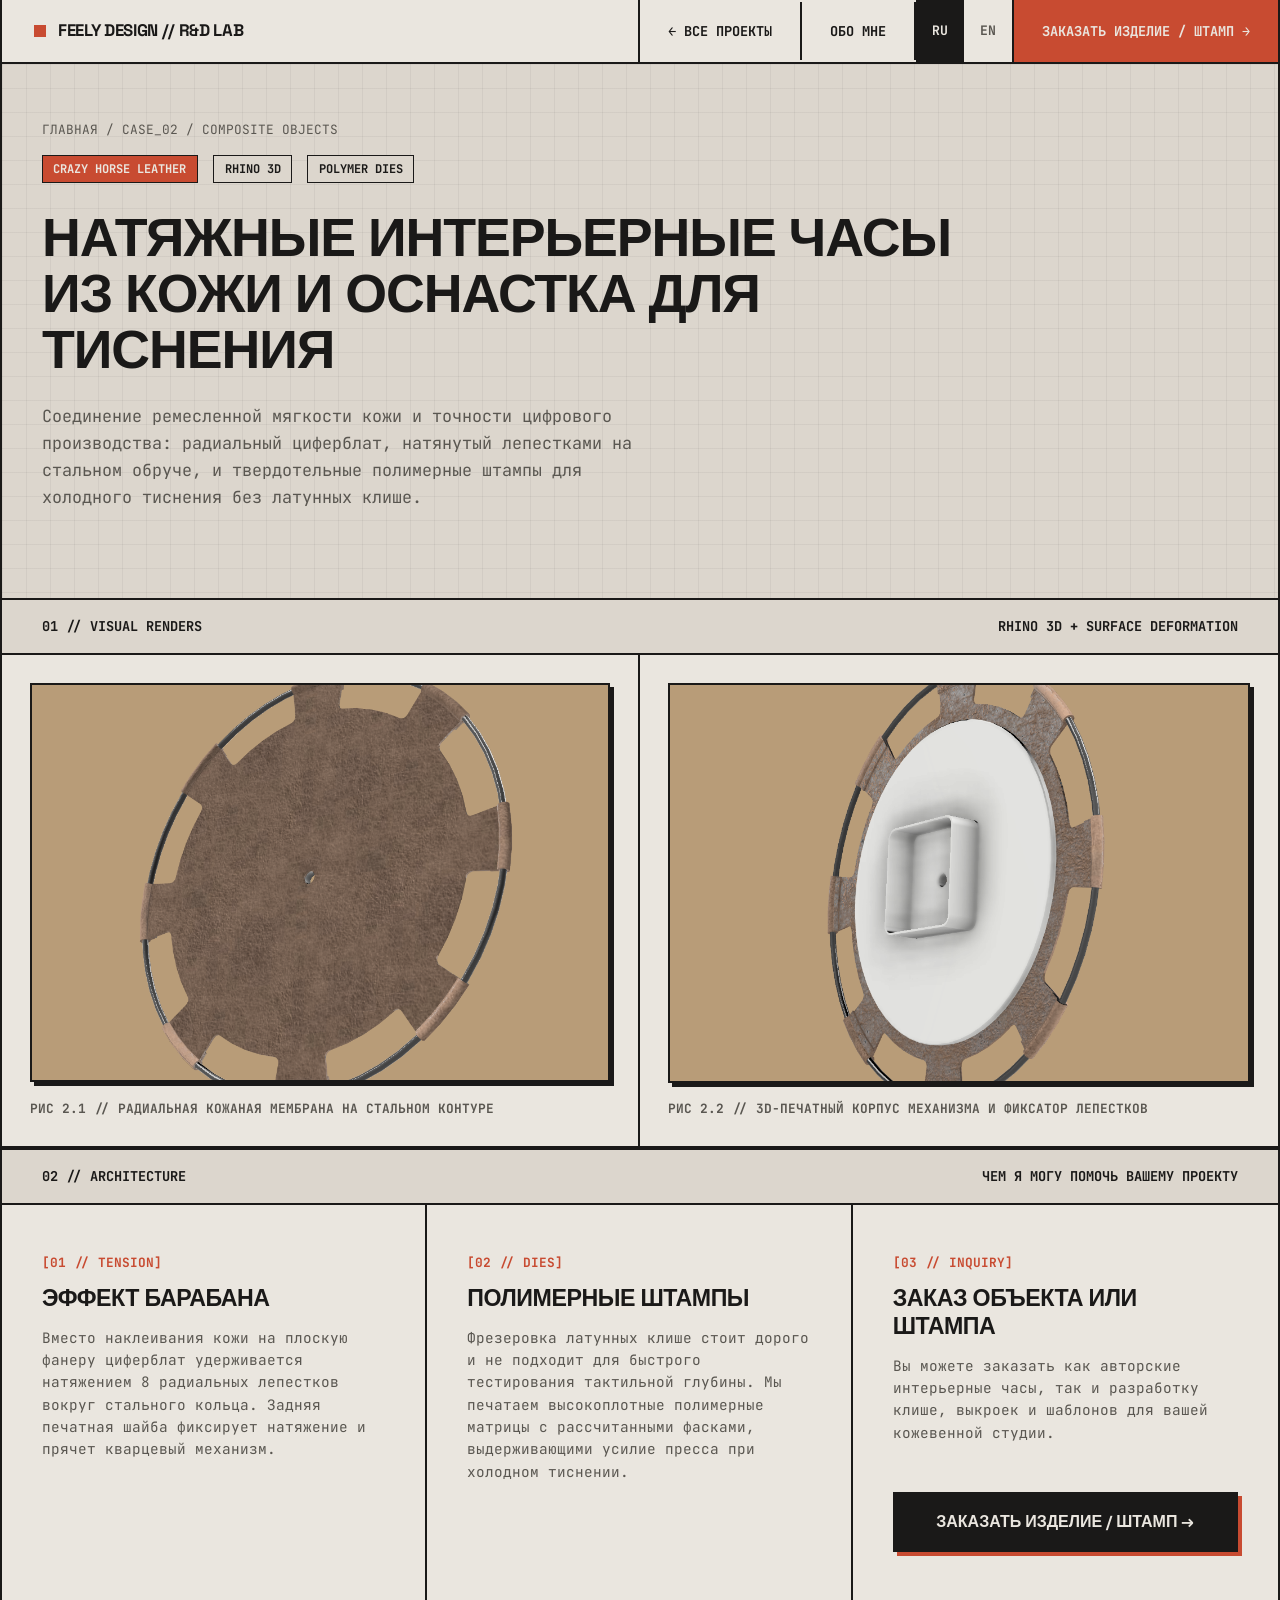
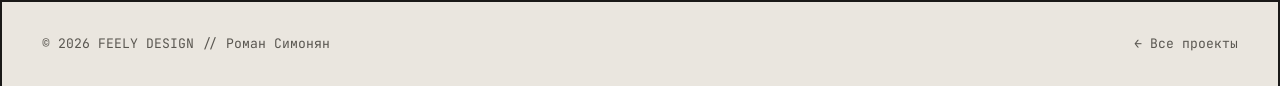
<file: projects/leather-clock.html>
<!DOCTYPE html>
<html lang="ru">
<head>
    <meta charset="UTF-8">
    <meta name="viewport" content="width=device-width, initial-scale=1.0">
    <title>CASE 02: TENSION LEATHER CLOCK // FEELY DESIGN</title>
    <link rel="preconnect" href="https://fonts.googleapis.com">
    <link rel="preconnect" href="https://fonts.gstatic.com" crossorigin>
    <link href="https://fonts.googleapis.com/css2?family=JetBrains+Mono:ital,wght@0,400;0,700;1,400&family=Space+Grotesk:wght@500;700&display=swap" rel="stylesheet">
    <link rel="stylesheet" href="../assets/css/style.css">
</head>
<body>

    <header>
        <a href="../index.html" class="logo-block">
            <span class="logo-indicator"></span>
            <span data-i18n="brand_name">FEELY DESIGN // R&D LAB</span>
        </a>
        <nav>
            <a href="../index.html#work" data-i18n="nav_all_cases">← Все проекты</a>
            <a href="about.html" data-i18n="nav_about">Об авторе</a>
        </nav>
        <div class="header-controls">
            <div class="lang-switch" aria-label="Language switcher">
                <button type="button" class="lang-btn active" data-lang="ru">RU</button>
                <button type="button" class="lang-btn" data-lang="en">EN</button>
            </div>
            <a href="../index.html#contact" class="cta-header" data-i18n="nav_order_clock">Заказать изделие / штамп →</a>
        </div>
    </header>

    <section class="page-hero">
        <div class="breadcrumb">
            <a href="../index.html" data-i18n="breadcrumb_home">ГЛАВНАЯ</a> <span>/</span> <span>CASE_02</span> <span>/</span> <span>COMPOSITE OBJECTS</span>
        </div>
        <span class="tag tag-accent">Crazy Horse Leather</span>
        <span class="tag">Rhino 3D</span>
        <span class="tag">Polymer Dies</span>
        <h1 class="hero-title" style="max-width: 28ch;" data-i18n="c2_hero_title">Натяжные интерьерные часы из кожи и оснастка для тиснения</h1>
        <p class="hero-sub" data-i18n="c2_hero_sub">
            Соединение ремесленной мягкости кожи и точности цифрового производства: радиальный циферблат, натянутый лепестками на стальном обруче, и твердотельные полимерные штампы для холодного тиснения без латунных клише.
        </p>
    </section>

    <div class="section-bar">
        <span>01 // Visual Renders</span>
        <span>Rhino 3D + Surface Deformation</span>
    </div>

    <section class="gallery-grid">
        <div class="gallery-cell">
            <img src="../assets/img/leather_clock_front.png" alt="Tension Leather Clock Front">
            <div class="gallery-caption">
                <span data-i18n="c2_fig1">РИС 2.1 // РАДИАЛЬНАЯ КОЖАНАЯ МЕМБРАНА НА СТАЛЬНОМ КОНТУРЕ</span>
            </div>
        </div>
        <div class="gallery-cell">
            <img src="../assets/img/leather_clock_back.png" alt="Tension Leather Clock Back">
            <div class="gallery-caption">
                <span data-i18n="c2_fig2">РИС 2.2 // 3D-ПЕЧАТНЫЙ КОРПУС МЕХАНИЗМА И ФИКСАТОР ЛЕПЕСТКОВ</span>
            </div>
        </div>
    </section>

    <div class="section-bar">
        <span>02 // Architecture</span>
        <span data-i18n="sec_services_r">Конструкция и оснастка</span>
    </div>

    <section class="grid-row services-grid">
        <div class="service-card pad-lg">
            <div>
                <span class="service-num">[01 // TENSION]</span>
                <h2 class="service-title" data-i18n="c2_card1_t">Эффект барабана</h2>
                <p class="service-desc" data-i18n="c2_card1_d">
                    Вместо наклеивания кожи на плоскую фанеру циферблат удерживается натяжением 8 радиальных лепестков вокруг стального кольца. Задняя печатная шайба фиксирует натяжение и прячет кварцевый механизм.
                </p>
            </div>
        </div>

        <div class="service-card pad-lg">
            <div>
                <span class="service-num">[02 // DIES]</span>
                <h2 class="service-title" data-i18n="c2_card2_t">Полимерные штампы</h2>
                <p class="service-desc" data-i18n="c2_card2_d">
                    Фрезеровка латунных клише стоит дорого и не подходит для быстрого тестирования тактильной глубины. Мы печатаем высокоплотные полимерные матрицы с рассчитанными фасками, выдерживающими усилие пресса при холодном тиснении.
                </p>
            </div>
        </div>

        <div class="service-card pad-lg">
            <div>
                <span class="service-num">[03 // INQUIRY]</span>
                <h2 class="service-title" data-i18n="c2_card3_t">Заказ объекта или штампа</h2>
                <p class="service-desc" data-i18n="c2_card3_d">
                    Вы можете заказать как авторские интерьерные часы, так и разработку клише, выкроек и шаблонов для вашей кожевенной студии.
                </p>
            </div>
            <a href="../index.html#contact" class="btn-primary" style="margin-top: 1.5rem; justify-content: center;" data-i18n="nav_order_clock">
                Обсудить проект →
            </a>
        </div>
    </section>

    <footer>
        <div>© 2026 FEELY DESIGN // <span data-i18n="author_name">РОМАН СИМОНЯН</span></div>
        <div><a href="../index.html" data-i18n="nav_all_cases">← ВЕРНУТЬСЯ НА ГЛАВНУЮ</a></div>
    </footer>

    <script src="../assets/js/main.js"></script>
</body>
</html>
</file>
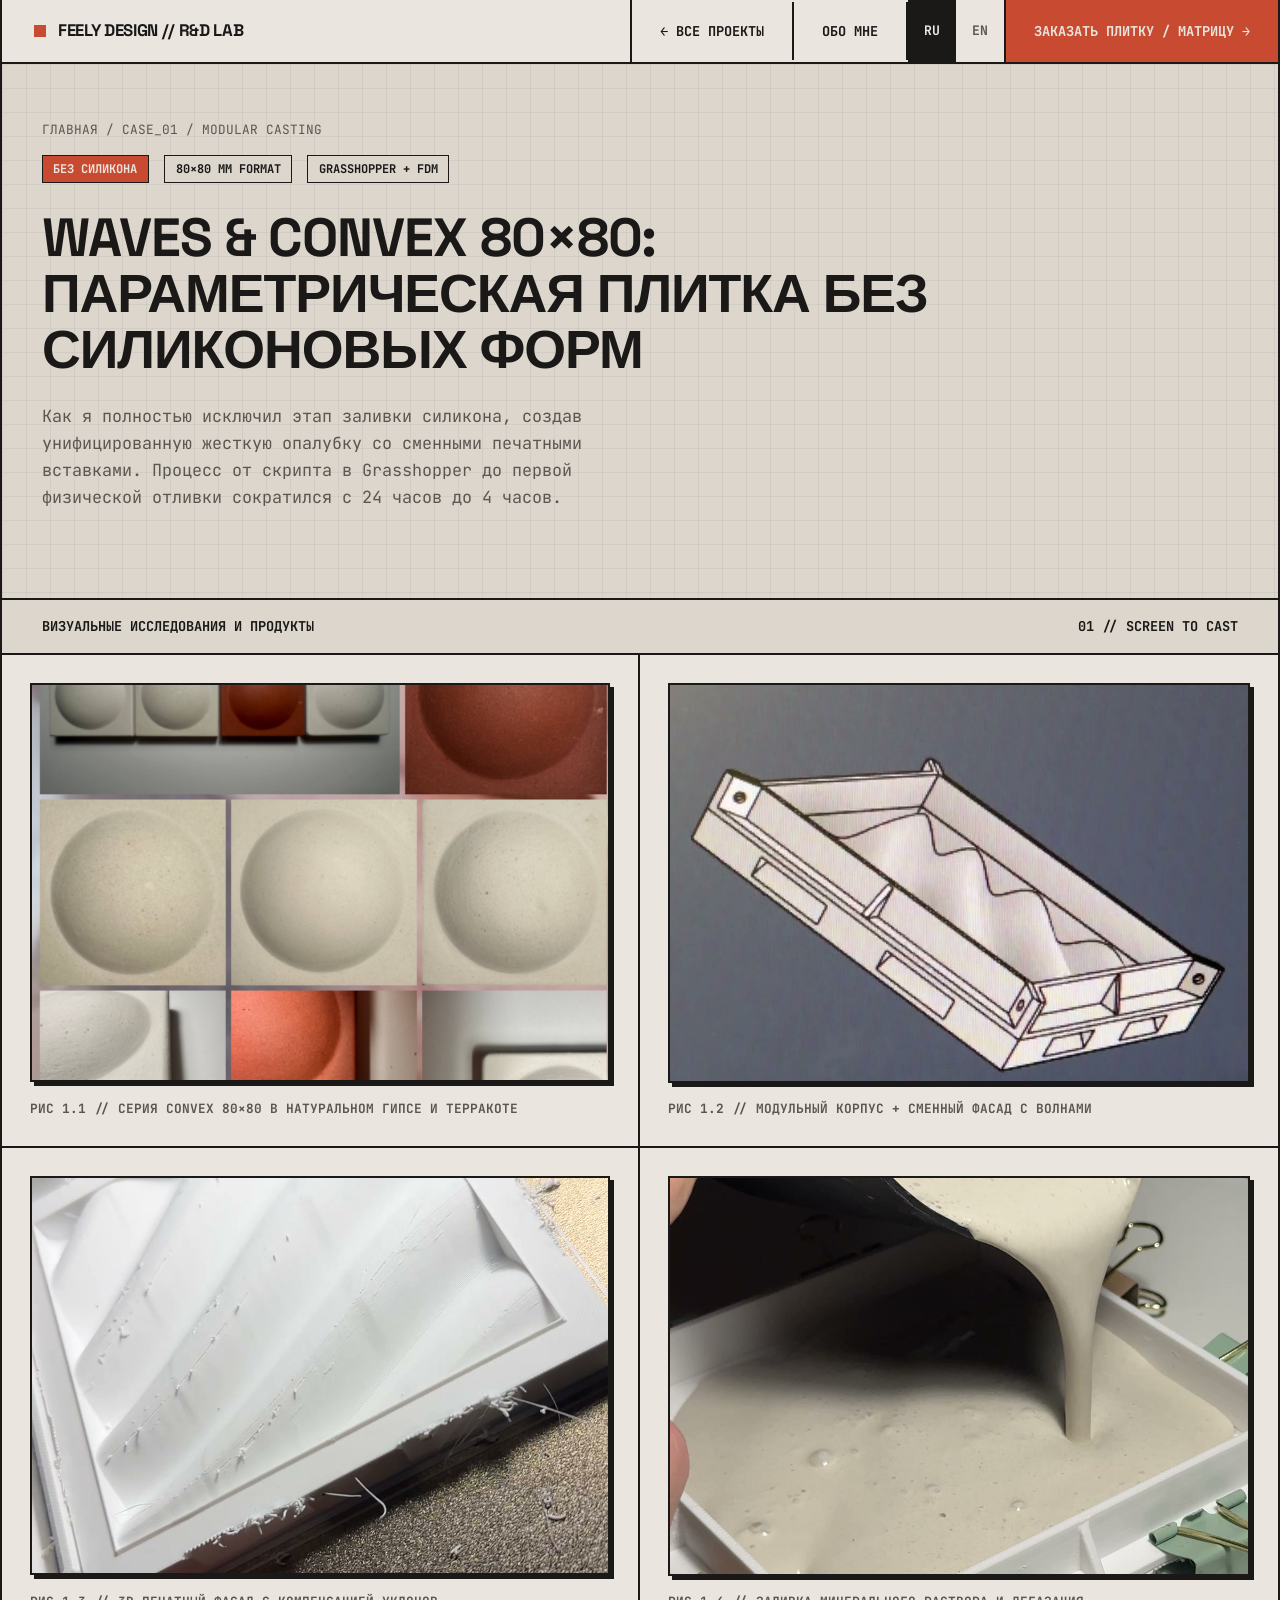
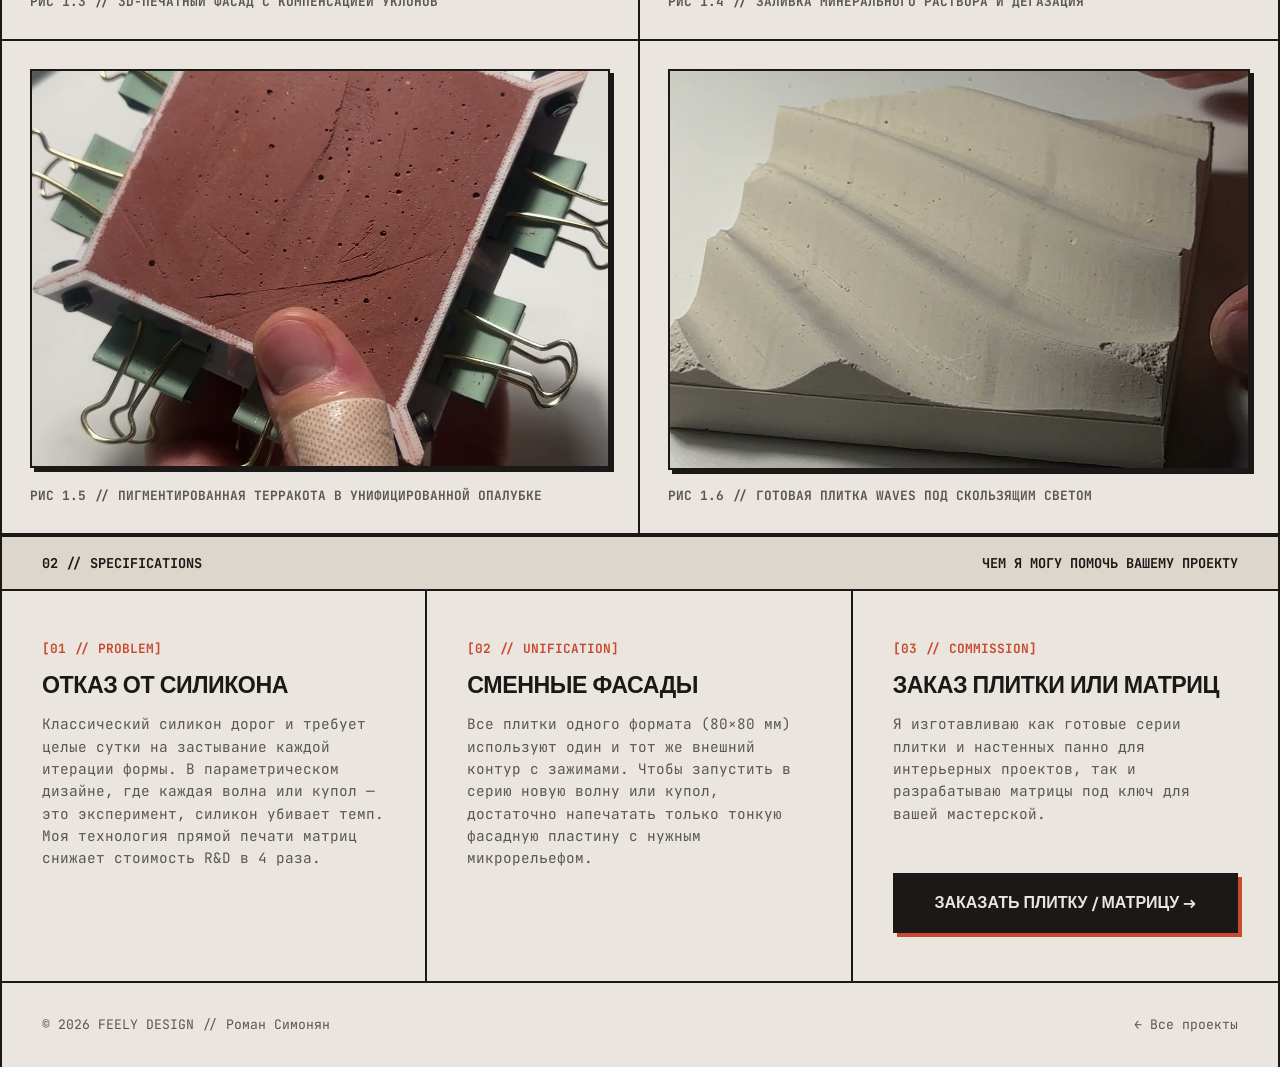
<file: projects/parametric-tiles.html>
<!DOCTYPE html>
<html lang="ru">
<head>
    <meta charset="UTF-8">
    <meta name="viewport" content="width=device-width, initial-scale=1.0">
    <title>CASE 01: WAVES & CONVEX 80×80 // FEELY DESIGN</title>
    <link rel="preconnect" href="https://fonts.googleapis.com">
    <link rel="preconnect" href="https://fonts.gstatic.com" crossorigin>
    <link href="https://fonts.googleapis.com/css2?family=JetBrains+Mono:ital,wght@0,400;0,700;1,400&family=Space+Grotesk:wght@500;700&display=swap" rel="stylesheet">
    <link rel="stylesheet" href="../assets/css/style.css">
</head>
<body>

    <header>
        <a href="../index.html" class="logo-block">
            <span class="logo-indicator"></span>
            <span data-i18n="brand_name">FEELY DESIGN // R&D LAB</span>
        </a>
        <nav>
            <a href="../index.html#work" data-i18n="nav_all_cases">← Все проекты</a>
            <a href="about.html" data-i18n="nav_about">Об авторе</a>
        </nav>
        <div class="header-controls">
            <div class="lang-switch" aria-label="Language switcher">
                <button type="button" class="lang-btn active" data-lang="ru">RU</button>
                <button type="button" class="lang-btn" data-lang="en">EN</button>
            </div>
            <a href="../index.html#contact" class="cta-header" data-i18n="nav_order_tiles">Заказать плитку / матрицу →</a>
        </div>
    </header>

    <section class="page-hero">
        <div class="breadcrumb">
            <a href="../index.html" data-i18n="breadcrumb_home">ГЛАВНАЯ</a> <span>/</span> <span>CASE_01</span> <span>/</span> <span>MODULAR CASTING</span>
        </div>
        <span class="tag tag-accent" data-i18n="case1_badge_nosilicone">Без силикона</span>
        <span class="tag">80×80 mm Format</span>
        <span class="tag">Grasshopper + FDM</span>
        <h1 class="hero-title" style="max-width: 28ch;" data-i18n="c1_hero_title">Waves & Convex 80×80: Параметрическая плитка без силиконовых форм</h1>
        <p class="hero-sub" data-i18n="c1_hero_sub">
            Как я полностью исключил этап заливки силикона, создав унифицированную жесткую опалубку со сменными печатными вставками. Процесс от скрипта в Grasshopper до первой физической отливки сократился с 24 часов до 4 часов.
        </p>
    </section>

    <div class="section-bar">
        <span data-i18n="sec_cases_r">Визуальная хроника процесса</span>
        <span>01 // Screen to Cast</span>
    </div>

    <!-- ФОТО-ГАЛЕРЕЯ -->
    <section class="gallery-grid">
        <div class="gallery-cell">
            <img src="../assets/img/convex_collage.png" alt="Convex 80x80 Series">
            <div class="gallery-caption">
                <span data-i18n="c1_fig1">РИС 1.1 // СЕРИЯ CONVEX 80×80 В НАТУРАЛЬНОМ ГИПСЕ И ТЕРРАКОТЕ</span>
            </div>
        </div>
        <div class="gallery-cell">
            <img src="../assets/img/waves_cad.jpg" alt="Modular Frame CAD Assembly">
            <div class="gallery-caption">
                <span data-i18n="c1_fig2">РИС 1.2 // МОДУЛЬНЫЙ КОРПУС + СМЕННЫЙ ФАСАД С ВОЛНАМИ</span>
            </div>
        </div>
        <div class="gallery-cell">
            <img src="../assets/img/waves_print.jpg" alt="3D-Printed Matrix Faceplate">
            <div class="gallery-caption">
                <span data-i18n="c1_fig3">РИС 1.3 // 3D-ПЕЧАТНЫЙ ФАСАД С КОМПЕНСАЦИЕЙ УКЛОНОВ</span>
            </div>
        </div>
        <div class="gallery-cell">
            <img src="../assets/img/waves_cast.jpg" alt="Casting Gypsum into Clamped Formwork">
            <div class="gallery-caption">
                <span data-i18n="c1_fig4">РИС 1.4 // ЗАЛИВКА МИНЕРАЛЬНОГО РАСТВОРА И ДЕГАЗАЦИЯ</span>
            </div>
        </div>
        <div class="gallery-cell">
            <img src="../assets/img/convex_demold.jpg" alt="Demolding Terracotta Cast">
            <div class="gallery-caption">
                <span data-i18n="c1_fig5">РИС 1.5 // ПИГМЕНТИРОВАННАЯ ТЕРРАКОТА В УНИФИЦИРОВАННОЙ ОПАЛУБКЕ</span>
            </div>
        </div>
        <div class="gallery-cell">
            <img src="../assets/img/waves_result.jpg" alt="Finished Waves Gypsum Tile">
            <div class="gallery-caption">
                <span data-i18n="c1_fig6">РИС 1.6 // ГОТОВАЯ ПЛИТКА WAVES ПОД СКОЛЬЗЯЩИМ СВЕТОМ</span>
            </div>
        </div>
    </section>

    <div class="section-bar">
        <span>02 // Specifications</span>
        <span data-i18n="sec_services_r">Инженерные особенности</span>
    </div>

    <section class="grid-row services-grid">
        <div class="service-card pad-lg">
            <div>
                <span class="service-num">[01 // PROBLEM]</span>
                <h2 class="service-title" data-i18n="c1_card1_t">Отказ от силикона</h2>
                <p class="service-desc" data-i18n="c1_card1_d">
                    Классический силикон дорог и требует целые сутки на застывание каждой итерации формы. В параметрическом дизайне, где каждая волна или купол — это эксперимент, силикон убивает темп. Моя технология прямой печати матриц снижает стоимость R&D в 4 раза.
                </p>
            </div>
        </div>

        <div class="service-card pad-lg">
            <div>
                <span class="service-num">[02 // UNIFICATION]</span>
                <h2 class="service-title" data-i18n="c1_card2_t">Сменные фасады</h2>
                <p class="service-desc" data-i18n="c1_card2_d">
                    Все плитки одного формата (80×80 мм) используют один и тот же внешний контур с зажимами. Чтобы запустить в серию новую волну или купол, достаточно напечатать только тонкую фасадную пластину с нужным микрорельефом.
                </p>
            </div>
        </div>

        <div class="service-card pad-lg">
            <div>
                <span class="service-num">[03 // COMMISSION]</span>
                <h2 class="service-title" data-i18n="c1_card3_t">Заказ плитки или матриц</h2>
                <p class="service-desc" data-i18n="c1_card3_d">
                    Я изготавливаю как готовые серии плитки и настенных панно для интерьерных проектов, так и разрабатываю матрицы под ключ для вашей мастерской.
                </p>
            </div>
            <a href="../index.html#contact" class="btn-primary" style="margin-top: 1.5rem; justify-content: center;" data-i18n="nav_order_tiles">
                Обсудить заказ плитки →
            </a>
        </div>
    </section>

    <footer>
        <div>© 2026 FEELY DESIGN // <span data-i18n="author_name">РОМАН СИМОНЯН</span></div>
        <div><a href="../index.html" data-i18n="nav_all_cases">← ВЕРНУТЬСЯ НА ГЛАВНУЮ</a></div>
    </footer>

    <script src="../assets/js/main.js"></script>
</body>
</html>
</file>
<file: assets/css/style.css>
/* ========================================================
   FEELY DESIGN // INDUSTRIAL R&D DESIGN SYSTEM
   Fonts: 'JetBrains Mono' + 'Space Grotesk'
   ======================================================== */

:root {
    --bg-primary: #EAE6DF;       /* Raw gypsum / unbleached paper */
    --bg-secondary: #DCD6CD;     /* Raw concrete */
    --bg-card: #E2DDD5;
    --bg-dark: #1A1918;          /* Cast iron / charcoal */
    --text-main: #1A1918;
    --text-muted: #5A5751;
    --accent: #C84B31;           /* Industrial terracotta / red oxide */
    --accent-hover: #A83820;
    --border-color: #1A1918;
    --border-width: 2px;
    --telegram: #2AABEE;
    --whatsapp: #25D366;
    --instagram: #E1306C;
}

* {
    box-sizing: border-box;
    margin: 0;
    padding: 0;
}

html {
    scroll-behavior: smooth;
    /* Устраняет перекрытие заголовков при клике по якорям */
    scroll-padding-top: 75px;
}

body {
    background-color: var(--bg-primary);
    color: var(--text-main);
    font-family: 'JetBrains Mono', monospace;
    line-height: 1.5;
    font-size: 15px;
    overflow-x: hidden;
    border-left: var(--border-width) solid var(--border-color);
    border-right: var(--border-width) solid var(--border-color);
    max-width: 1440px;
    margin: 0 auto;
}

h1, h2, h3, h4, .font-display {
    font-family: 'Space Grotesk', sans-serif;
    text-transform: uppercase;
    letter-spacing: -0.02em;
    font-weight: 700;
}

a {
    color: inherit;
    text-decoration: none;
    transition: all 0.15s ease;
}

img {
    max-width: 100%;
    display: block;
}

/* Grid & Layout Utilities */
.grid-row {
    display: grid;
    border-bottom: var(--border-width) solid var(--border-color);
}

.pad-lg { padding: 3rem 2.5rem; }
.pad-md { padding: 2rem; }
.pad-sm { padding: 1rem 1.5rem; }

.tag {
    display: inline-block;
    border: 1px solid var(--border-color);
    padding: 0.25rem 0.65rem;
    font-size: 0.75rem;
    text-transform: uppercase;
    background: var(--bg-secondary);
    margin-right: 0.4rem;
    margin-bottom: 0.4rem;
    font-weight: 700;
}

.tag-accent {
    background: var(--accent);
    color: var(--bg-primary);
    border-color: var(--border-color);
}

.tag-dark {
    background: var(--bg-dark);
    color: var(--bg-primary);
}

/* SECTION BAR / DIVIDER */
.section-bar {
    display: flex;
    justify-content: space-between;
    align-items: center;
    background-color: var(--bg-secondary);
    padding: 1rem 2.5rem;
    border-bottom: var(--border-width) solid var(--border-color);
    font-size: 0.85rem;
    text-transform: uppercase;
    font-weight: 700;
    scroll-margin-top: 65px;
}

/* HEADER */
header {
    display: grid;
    grid-template-columns: 1fr auto auto;
    border-bottom: var(--border-width) solid var(--border-color);
    position: sticky;
    top: 0;
    background: var(--bg-primary);
    z-index: 100;
}

.logo-block {
    padding: 1.15rem 2rem;
    font-weight: 700;
    font-size: 1.05rem;
    display: flex;
    align-items: center;
    gap: 0.75rem;
    border-right: var(--border-width) solid var(--border-color);
    font-family: 'Space Grotesk', sans-serif;
    letter-spacing: -0.02em;
}

.logo-indicator {
    width: 12px;
    height: 12px;
    background-color: var(--accent);
    display: inline-block;
    flex-shrink: 0;
}

nav {
    display: flex;
    align-items: center;
}

nav a {
    padding: 1.15rem 1.75rem;
    border-right: var(--border-width) solid var(--border-color);
    font-size: 0.85rem;
    text-transform: uppercase;
    font-weight: 700;
}

nav a:hover, nav a.active {
    background-color: var(--bg-secondary);
}

.header-controls {
    display: flex;
    align-items: center;
}

.lang-switch {
    display: flex;
    border-right: var(--border-width) solid var(--border-color);
    height: 100%;
}

.lang-btn {
    background: transparent;
    border: none;
    padding: 0 1rem;
    font-family: 'JetBrains Mono', monospace;
    font-size: 0.82rem;
    font-weight: 700;
    cursor: pointer;
    color: var(--text-muted);
    transition: all 0.15s;
}

.lang-btn.active {
    background: var(--bg-dark);
    color: var(--bg-primary);
}

.cta-header {
    background-color: var(--accent);
    color: var(--bg-primary) !important;
    font-weight: 700;
    padding: 1.15rem 1.75rem;
    font-size: 0.85rem;
    text-transform: uppercase;
    display: flex;
    align-items: center;
    height: 100%;
}

.cta-header:hover {
    background-color: var(--bg-dark) !important;
}

/* HERO SECTION (AUTHOR VOICE + PHOTO) */
.hero {
    grid-template-columns: 1.75fr 1.25fr;
}

.hero-main {
    border-right: var(--border-width) solid var(--border-color);
    display: flex;
    flex-direction: column;
    justify-content: space-between;
}

.hero-title {
    font-size: clamp(2.2rem, 4.2vw, 3.8rem);
    line-height: 1.05;
    margin: 1.25rem 0 1.5rem 0;
}

.hero-sub {
    font-size: 1.05rem;
    color: var(--text-muted);
    max-width: 60ch;
    margin-bottom: 2rem;
    line-height: 1.6;
}

.hero-actions {
    display: flex;
    flex-wrap: wrap;
    gap: 1rem;
    align-items: center;
}

.hero-author-sidebar {
    background-color: var(--bg-secondary);
    display: flex;
    flex-direction: column;
    justify-content: space-between;
}

.author-card-header {
    display: flex;
    gap: 1.25rem;
    align-items: center;
    padding: 1.75rem 2rem;
    border-bottom: var(--border-width) solid var(--border-color);
}

.author-avatar-img {
    width: 84px;
    height: 84px;
    border: var(--border-width) solid var(--border-color);
    box-shadow: 3px 3px 0px var(--accent);
    object-fit: cover;
    flex-shrink: 0;
}

.author-title h3 {
    font-size: 1.2rem;
    margin-bottom: 0.25rem;
}

.author-title p {
    font-size: 0.8rem;
    color: var(--text-muted);
}

.author-quote {
    padding: 1.5rem 2rem;
    font-size: 0.9rem;
    color: var(--text-main);
    line-height: 1.6;
    border-bottom: 1px solid var(--border-color);
    font-style: italic;
    background: rgba(234, 230, 223, 0.4);
}

.spec-list {
    list-style: none;
}

.spec-list li {
    padding: 0.85rem 2rem;
    border-bottom: 1px solid var(--border-color);
    display: flex;
    justify-content: space-between;
    gap: 1rem;
    font-size: 0.82rem;
}

.spec-list li span:first-child {
    color: var(--text-muted);
    text-transform: uppercase;
}

.spec-list li span:last-child {
    font-weight: 700;
    text-align: right;
}

/* BUTTONS */
.btn-primary {
    display: inline-flex;
    align-items: center;
    gap: 0.5rem;
    background-color: var(--bg-dark);
    color: var(--bg-primary);
    border: var(--border-width) solid var(--border-color);
    padding: 1rem 1.75rem;
    font-family: 'Space Grotesk', sans-serif;
    font-weight: 700;
    font-size: 1rem;
    text-transform: uppercase;
    box-shadow: 4px 4px 0px var(--accent);
    cursor: pointer;
}

.btn-primary:hover {
    background-color: var(--accent);
    box-shadow: 4px 4px 0px var(--border-color);
    transform: translate(-1px, -1px);
}

.btn-secondary {
    display: inline-flex;
    align-items: center;
    gap: 0.5rem;
    background-color: transparent;
    color: var(--text-main);
    border: var(--border-width) solid var(--border-color);
    padding: 1rem 1.5rem;
    font-family: 'Space Grotesk', sans-serif;
    font-weight: 700;
    font-size: 1rem;
    text-transform: uppercase;
    cursor: pointer;
}

.btn-secondary:hover {
    background-color: var(--bg-secondary);
    box-shadow: 4px 4px 0px var(--border-color);
}

/* MARQUEE */
.marquee-wrapper {
    border-bottom: var(--border-width) solid var(--border-color);
    background-color: var(--bg-dark);
    color: var(--bg-primary);
    overflow: hidden;
    white-space: nowrap;
    padding: 0.75rem 0;
    font-size: 0.82rem;
    text-transform: uppercase;
    letter-spacing: 0.05em;
}

.marquee-content {
    display: inline-block;
    animation: marquee 28s linear infinite;
}

@keyframes marquee {
    0% { transform: translateX(0); }
    100% { transform: translateX(-50%); }
}

/* VISUAL-FIRST CASE STUDIES (3 PROJECTS) */
.case-item {
    grid-template-columns: 1.15fr 1fr;
    border-bottom: var(--border-width) solid var(--border-color);
}

.case-item:last-child {
    border-bottom: none;
}

.case-visual {
    background-color: var(--bg-secondary);
    border-right: var(--border-width) solid var(--border-color);
    min-height: 420px;
    display: flex;
    flex-direction: column;
    justify-content: space-between;
    padding: 2rem;
    position: relative;
    background-image: 
        linear-gradient(to right, rgba(26,25,24,0.06) 1px, transparent 1px),
        linear-gradient(to bottom, rgba(26,25,24,0.06) 1px, transparent 1px);
    background-size: 24px 24px;
}

.case-img-frame {
    border: var(--border-width) solid var(--border-color);
    background: var(--bg-dark);
    margin: 1rem 0;
    overflow: hidden;
    position: relative;
    aspect-ratio: 16 / 10;
    box-shadow: 5px 5px 0px var(--border-color);
}

.case-img-frame img {
    width: 100%;
    height: 100%;
    object-fit: cover;
    transition: transform 0.35s ease;
}

.case-item:hover .case-img-frame img {
    transform: scale(1.03);
}

.case-img-grid-2 {
    display: grid;
    grid-template-columns: 1fr 1fr;
    gap: 2px;
    background: var(--border-color);
    width: 100%;
    height: 100%;
}

.case-img-grid-2 img {
    width: 100%;
    height: 100%;
    object-fit: cover;
}

.case-info {
    display: flex;
    flex-direction: column;
    justify-content: space-between;
}

.case-title {
    font-size: 1.75rem;
    margin: 0.5rem 0 1rem 0;
    line-height: 1.15;
}

.case-desc {
    color: var(--text-muted);
    font-size: 0.95rem;
    line-height: 1.6;
    margin-bottom: 1.5rem;
}

.case-highlights {
    border-top: 1px solid var(--border-color);
    margin-bottom: 1.5rem;
}

.highlight-row {
    padding: 0.65rem 0;
    border-bottom: 1px solid rgba(26,25,24,0.15);
    display: flex;
    font-size: 0.85rem;
}

.highlight-label {
    width: 32%;
    color: var(--text-muted);
    font-weight: 700;
    text-transform: uppercase;
}

.highlight-val {
    width: 68%;
    font-weight: 500;
}

.case-link {
    display: inline-flex;
    align-items: center;
    gap: 0.5rem;
    font-weight: 700;
    font-size: 0.9rem;
    text-transform: uppercase;
    padding: 0.85rem 1.4rem;
    border: var(--border-width) solid var(--border-color);
    background: var(--bg-secondary);
    align-self: flex-start;
    box-shadow: 3px 3px 0px var(--border-color);
}

.case-link:hover {
    background: var(--bg-dark);
    color: var(--bg-primary);
    box-shadow: 4px 4px 0px var(--accent);
}

/* SERVICES */
.services-grid {
    grid-template-columns: repeat(3, 1fr);
}

.service-card {
    border-right: var(--border-width) solid var(--border-color);
    display: flex;
    flex-direction: column;
    justify-content: space-between;
    transition: background-color 0.2s;
}

.service-card:last-child {
    border-right: none;
}

.service-card:hover {
    background-color: var(--bg-card);
}

.service-num {
    font-size: 0.8rem;
    color: var(--accent);
    font-weight: 700;
    margin-bottom: 0.85rem;
    display: block;
}

.service-title {
    font-size: 1.45rem;
    margin-bottom: 0.85rem;
    line-height: 1.2;
}

.service-desc {
    color: var(--text-muted);
    font-size: 0.9rem;
    line-height: 1.55;
    margin-bottom: 1.5rem;
}

.service-meta {
    border-top: 1px solid var(--border-color);
    padding-top: 1rem;
    font-size: 0.82rem;
}

/* CONTACT & DIRECT DISPATCH */
.contact-section {
    grid-template-columns: 1fr 1.25fr;
}

.contact-info {
    border-right: var(--border-width) solid var(--border-color);
    background-color: var(--bg-dark);
    color: var(--bg-primary);
    display: flex;
    flex-direction: column;
    justify-content: space-between;
}

.contact-info p {
    color: #B5B0A8;
    margin-top: 1rem;
    line-height: 1.6;
    max-width: 44ch;
}

.direct-channels {
    display: flex;
    flex-direction: column;
    gap: 0.75rem;
    margin-top: 2rem;
}

.channel-btn {
    display: flex;
    justify-content: space-between;
    align-items: center;
    padding: 0.95rem 1.25rem;
    border: 1px solid #4A4742;
    background: #242220;
    color: var(--bg-primary);
    font-size: 0.85rem;
    font-weight: 700;
    text-transform: uppercase;
}

.channel-btn:hover {
    border-color: var(--accent);
    background: var(--accent);
    color: var(--bg-primary);
    transform: translateX(4px);
}

/* FORM */
form {
    display: flex;
    flex-direction: column;
    gap: 1.25rem;
}

.form-row-2 {
    display: grid;
    grid-template-columns: 1fr 1fr;
    gap: 1.25rem;
}

.form-group {
    display: flex;
    flex-direction: column;
    gap: 0.45rem;
}

label {
    font-size: 0.8rem;
    text-transform: uppercase;
    font-weight: 700;
}

input, select, textarea {
    background-color: transparent;
    border: var(--border-width) solid var(--border-color);
    padding: 0.9rem 1rem;
    font-family: 'JetBrains Mono', monospace;
    font-size: 0.92rem;
    color: var(--text-main);
    border-radius: 0;
    outline: none;
    transition: background-color 0.15s;
}

input:focus, select:focus, textarea:focus {
    background-color: var(--bg-secondary);
}

.dispatch-bar {
    display: grid;
    grid-template-columns: repeat(2, 1fr);
    gap: 0.75rem;
    margin-top: 0.5rem;
}

.btn-dispatch {
    border: var(--border-width) solid var(--border-color);
    padding: 1rem 0.75rem;
    font-family: 'Space Grotesk', sans-serif;
    font-size: 0.88rem;
    font-weight: 700;
    text-transform: uppercase;
    cursor: pointer;
    box-shadow: 3px 3px 0px var(--border-color);
    display: flex;
    align-items: center;
    justify-content: center;
    gap: 0.45rem;
    color: var(--bg-primary);
    transition: all 0.15s;
}

.btn-dispatch:hover {
    transform: translate(-2px, -2px);
    box-shadow: 5px 5px 0px var(--border-color);
}

.btn-dispatch.tg { background-color: var(--telegram); }
.btn-dispatch.wa { background-color: var(--whatsapp); color: #fff; }
.btn-dispatch.ig { background-color: var(--instagram); }
.btn-dispatch.email { background-color: var(--accent); }

/* CASE STUDY PAGES (PHOTO ESSAYS) */
.page-hero {
    padding: 3.5rem 2.5rem;
    border-bottom: var(--border-width) solid var(--border-color);
    background: var(--bg-secondary);
    background-image: 
        linear-gradient(to right, rgba(26,25,24,0.05) 1px, transparent 1px),
        linear-gradient(to bottom, rgba(26,25,24,0.05) 1px, transparent 1px);
    background-size: 24px 24px;
}

.breadcrumb {
    font-size: 0.8rem;
    text-transform: uppercase;
    color: var(--text-muted);
    margin-bottom: 1rem;
    display: flex;
    gap: 0.5rem;
    align-items: center;
}

.gallery-grid {
    display: grid;
    grid-template-columns: repeat(2, 1fr);
    border-bottom: var(--border-width) solid var(--border-color);
}

.gallery-cell {
    border-right: var(--border-width) solid var(--border-color);
    border-bottom: var(--border-width) solid var(--border-color);
    padding: 1.75rem;
    background: var(--bg-primary);
    display: flex;
    flex-direction: column;
    justify-content: space-between;
}

.gallery-cell:nth-child(2n) {
    border-right: none;
}

.gallery-cell img {
    width: 100%;
    aspect-ratio: 16 / 11;
    object-fit: cover;
    border: var(--border-width) solid var(--border-color);
    margin-bottom: 1rem;
    box-shadow: 4px 4px 0px var(--border-color);
}

.gallery-caption {
    font-size: 0.8rem;
    color: var(--text-muted);
    display: flex;
    justify-content: space-between;
    font-weight: 700;
    text-transform: uppercase;
}

/* ABOUT PAGE */
.about-grid {
    grid-template-columns: 1fr 1.5fr;
}

.about-photo-panel {
    border-right: var(--border-width) solid var(--border-color);
    background: var(--bg-secondary);
    padding: 2.5rem;
}

.about-photo-full {
    width: 100%;
    aspect-ratio: 1 / 1;
    object-fit: cover;
    border: var(--border-width) solid var(--border-color);
    box-shadow: 6px 6px 0px var(--border-color);
    margin-bottom: 1.5rem;
}

.about-bio-panel {
    padding: 3rem 2.5rem;
    display: flex;
    flex-direction: column;
    justify-content: space-between;
}

/* FOOTER */
footer {
    padding: 2rem 2.5rem;
    display: flex;
    justify-content: space-between;
    align-items: center;
    flex-wrap: wrap;
    gap: 1rem;
    font-size: 0.82rem;
    color: var(--text-muted);
    background-color: var(--bg-primary);
}

/* MODAL */
.feely-modal-backdrop {
    position: fixed;
    top: 0;
    left: 0;
    width: 100vw;
    height: 100vh;
    background: rgba(26, 25, 24, 0.75);
    backdrop-filter: blur(4px);
    z-index: 10000;
    display: none;
    align-items: center;
    justify-content: center;
    padding: 1.5rem;
}

.feely-modal-box {
    background: var(--bg-primary);
    border: var(--border-width) solid var(--border-color);
    box-shadow: 8px 8px 0px var(--accent);
    max-width: 580px;
    width: 100%;
    padding: 2rem;
    display: flex;
    flex-direction: column;
    gap: 1.25rem;
}

.feely-modal-preview {
    background: var(--bg-secondary);
    border: 1px solid var(--border-color);
    padding: 1rem;
    font-family: 'JetBrains Mono', monospace;
    font-size: 0.85rem;
    white-space: pre-wrap;
    max-height: 180px;
    overflow-y: auto;
}

.feely-modal-actions {
    display: flex;
    gap: 0.75rem;
    flex-wrap: wrap;
}

/* RESPONSIVE */
@media (max-width: 980px) {
    .hero, .case-item, .services-grid, .contact-section, .about-grid, .gallery-grid, .form-row-2, .dispatch-bar {
        grid-template-columns: 1fr;
    }
    .hero-main, .case-visual, .service-card, .contact-info, .about-photo-panel, .gallery-cell {
        border-right: none;
        border-bottom: var(--border-width) solid var(--border-color);
    }
    header {
        grid-template-columns: 1fr;
    }
    .logo-block {
        border-right: none;
        border-bottom: var(--border-width) solid var(--border-color);
    }
    nav {
        flex-wrap: wrap;
        border-bottom: var(--border-width) solid var(--border-color);
    }
    nav a {
        flex: 1 1 auto;
        text-align: center;
        padding: 0.85rem;
    }
    .header-controls {
        justify-content: space-between;
    }
    .cta-header {
        flex: 1;
        justify-content: center;
    }
}
</file>
